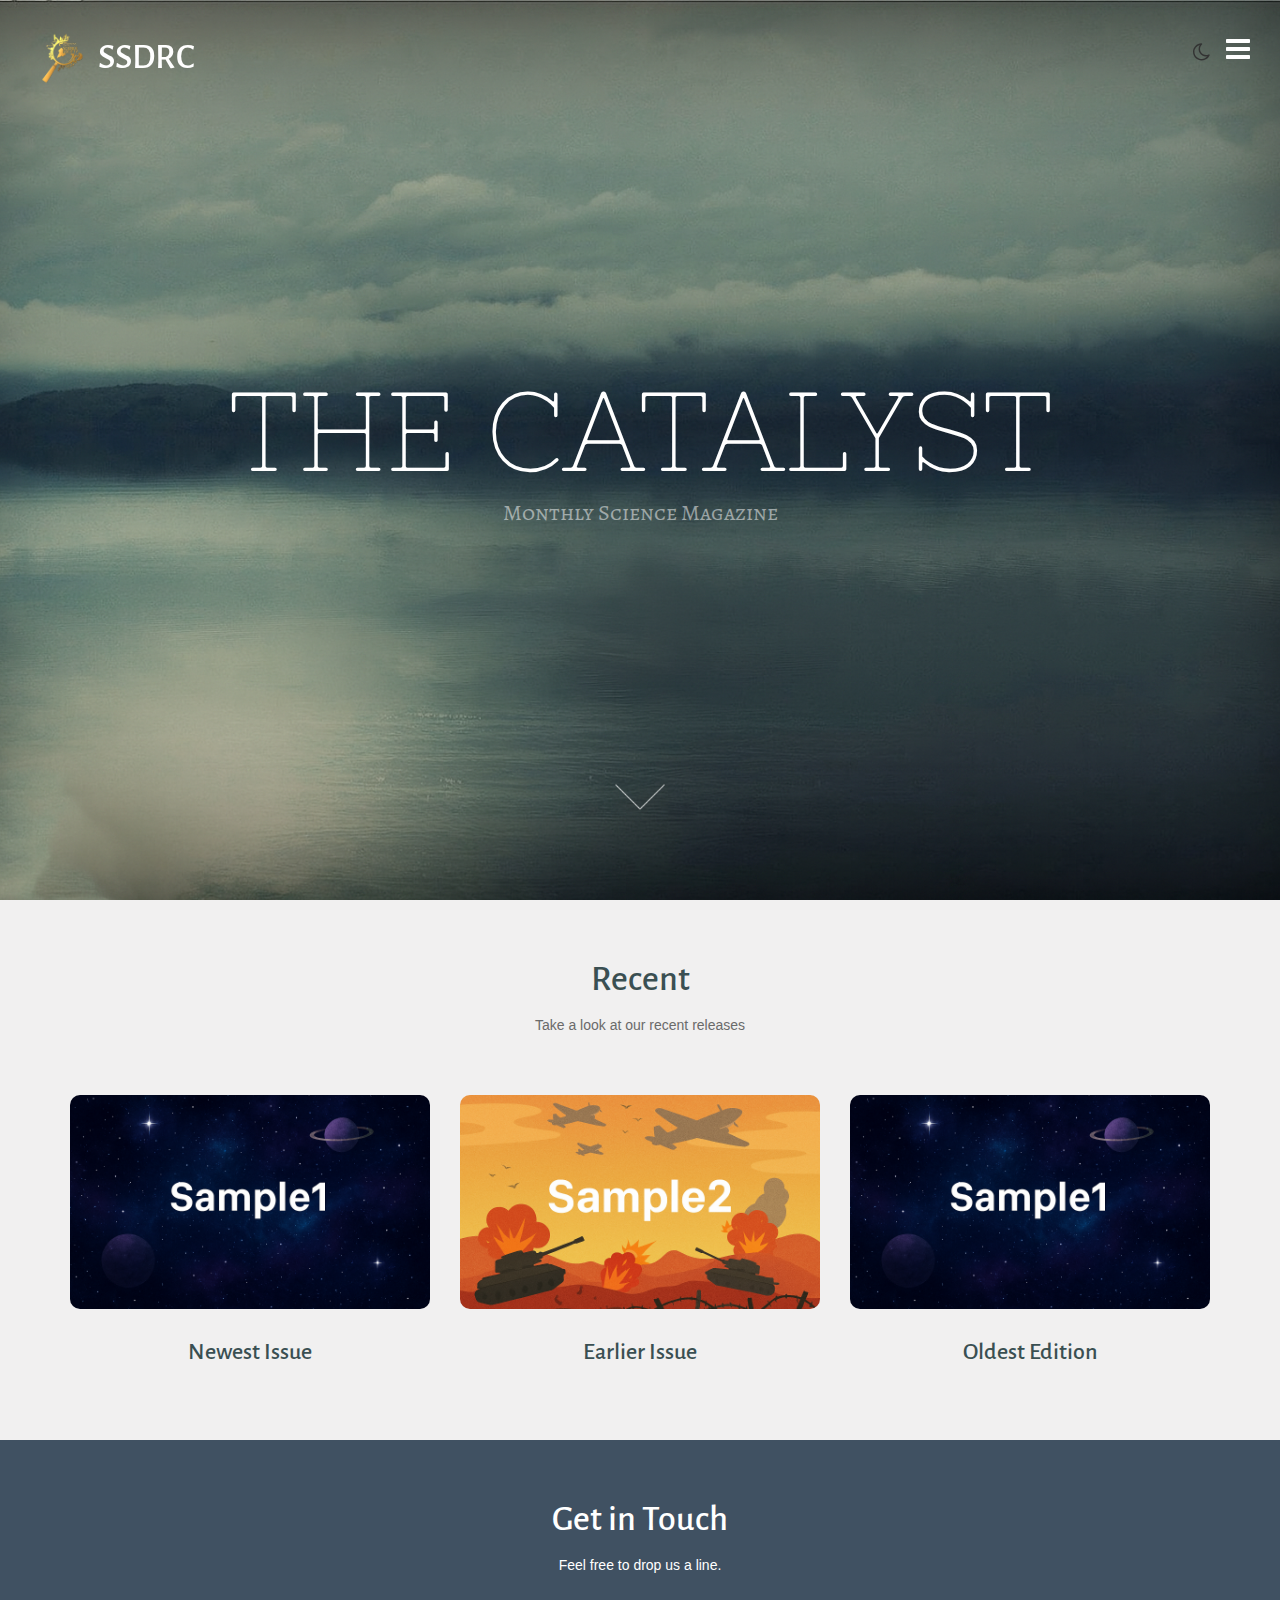
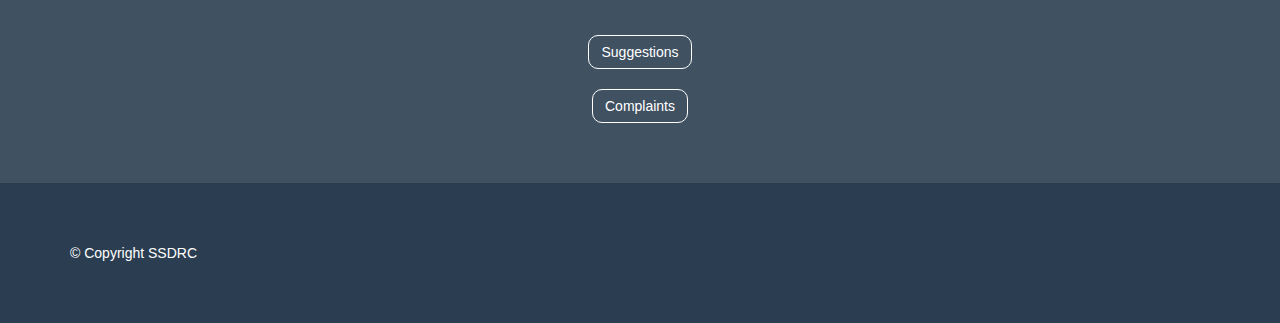
<file: index.html>
<!DOCTYPE html>
<!--[if IE 7 ]><html class="ie ie7 lte9 lte8 lte7" lang="en-US"><![endif]-->
<!--[if IE 8]><html class="ie ie8 lte9 lte8" lang="en-US">	<![endif]-->
<!--[if IE 9]><html class="ie ie9 lte9" lang="en-US"><![endif]-->
<!--[if (gt IE 9)|!(IE)]><!-->
<html class="noIE" lang="en-US">
<!--<![endif]-->
	<head>
		<title>THE CATALYST</title>

		<!-- meta -->
		<meta http-equiv="X-UA-Compatible" content="IE=edge">
		<meta http-equiv="Content-Type" content="text/html; charset=UTF-8"/>
		<meta name="viewport" content="width=device-width, initial-scale = 1.0, maximum-scale=1.0, user-scalable=no"/>
		
		<!-- meta description -->
		<meta name="description" content="SSDRC - SCIENCE SOCIETY DHARMARAJA COLLEGE"/>
		
		<!-- favicon -->
		<link rel="icon" type="image/png" href="assets/images/ssdrc-logo2.png"/>

		<!-- google fonts -->
		<link rel="stylesheet" href="https://fonts.googleapis.com/css?family=PT+Sans">
		<link rel="stylesheet" href="https://fonts.googleapis.com/css?family=Droid+Serif:regular,bold"/>
		<link rel="stylesheet" href="https://fonts.googleapis.com/css?family=Alegreya+Sans:regular,italic,bold,bolditalic"/>
		<link rel="stylesheet" href="https://fonts.googleapis.com/css?family=Nixie+One:regular,italic,bold,bolditalic"/>
		<link rel="stylesheet" href="https://fonts.googleapis.com/css?family=Alegreya+SC:regular,italic,bold,bolditalic"/>
		
		<!-- css -->
		<link rel="stylesheet" href="assets/css/bootstrap.min.css">
		<link rel="stylesheet" href="assets/css/font-awesome.min.css">
		<link rel="stylesheet" href="assets/css/style.css" media="screen"/>
		<link rel="stylesheet" href="assets/css/dark-mode.css"/>

		<style>
			/* Zoom in and zoom out animation for header background */
			@keyframes zoomInOut {
				0% {
					background-size: 100%;
				}
				50% {
					background-size: 120%;
				}
				100% {
					background-size: 100%;
				}
			}

			@-webkit-keyframes zoomInOut {
				0% {
					-webkit-background-size: 100%;
				}
				50% {
					-webkit-background-size: 120%;
				}
				100% {
					-webkit-background-size: 100%;
				}
			}

			#header.header-wrapper {
				animation: zoomInOut 60s ease-in-out infinite;
				-webkit-animation: zoomInOut 60s ease-in-out infinite;
			}

			@media (max-width: 767px) {
				#header.header-wrapper {
				animation: none;
			}
			}

		</style>

		<!-- HTML5 shim and Respond.js IE8 support of HTML5 elements and media queries -->
		<!--[if lt IE 9]>
			<script src="assets/js/html5shiv.js"></script>
			<script src="assets/js/respond.js"></script>
		<![endif]-->

		<!--[if IE 8]>
	    	<script src="assets/js/selectivizr.js"></script>
	    <![endif]-->
	</head>
	
	<body>
		<!--drawer-menu-right-->
		<div id="drawer-right">
			<div class="cross text-right">
				<a class="toggleDrawer" href="#"><i class="fa fa-times-circle fa-2x"></i></a>
			</div>
			<h2>Menu</h2><br>
			<nav>
				<a href="index.html"><h3><i class="fa fa-home"></i> &nbsp;Home</h3></a>
				<a href="#releases"><h3><i class="fa fa-tasks"></i> &nbsp;Releases</h3></a>
				<a href="#about"><h3><i class="fa fa-bookmark"></i> &nbsp;About</h3></a>
				<a href="#notices"><h3><i class="fa fa-envelope"></i> &nbsp;Notices</h3></a>
			</nav>
			<div class="social">
				<br><h2>Stay Connected</h2>
				<a href=""><h3><i class="fa fa-facebook-square"></i></h3></a>
				<a href=""><h3><i class="fa fa-instagram"></i></h3></a>
			</div>
		</div>


		<div id="wrapper">
			<!--header-section-->
			<div class="content-block header-wrapper" id="header">
				<div class="header-wrapper-inner">
					<!--top-clear-bar-->
					<section class="top clearfix">
						<div class="pull-left">
							<h1><a href="index.html"><img src="assets/images/ssdrc-logo2.png" alt="SSDRC logo" style="height:60px; vertical-align:middle; margin-right:8px;">SSDRC</a></h1>
						</div>
						<div class="pull-right">
							<button class="dark-mode-toggle" title="Dark Mode"><i class="fa fa-moon-o"></i></button>
							<a class="toggleDrawer" href="#"><i class="fa fa-bars fa-2x"></i></a>
						</div>
					</section>
					<!--middle-hero-cover-->
					<section class="center">
						<div class="slogan">
							THE CATALYST
						</div>
						<div class="secondary-slogan">
							Monthly Science Magazine
						</div>
					</section>
					<!--bottom-arrow-->
					<section class="bottom">
						<a href="#releases">
							<img src="assets/images/arrow_down.png">
						</a>
					</section>
				</div>
			</div>
			
			<!--releases-section-->
			<div class="content-block" id="releases">
				<div class="container">
					<header class="block-heading cleafix text-center">
						<!--<a href="#" class="btn btn-o btn-lg pull-right">View All</a>-->
						<h1>Recent</h1>
						<p>Take a look at our recent releases</p>
					</header>
					<section class="block-body">
						<div class="row">
							<div class="col-sm-4">
								<a href="Recent Releases\Newest.Html" class="recent-work" style="background-image:url(assets/images/sample1.png)">
									<span class="btn btn-o-white">View</span>
								</a>
								<div class="recent-caption">
									<center><h3>Newest Issue</h3></center>
									
								</div>
							</div>
							<div class="col-sm-4">
								<a href="index2.html" class="recent-work" style="background-image:url(assets/images/sample2.png)">
									<span class="btn btn-o-white">View</span>
								</a>
								<div class="recent-caption">
									<center><h3>Earlier Issue</h3></center>
									
								</div>
							</div>
							<div class="col-sm-4">
								<a href="Recent Releases/Earlier2.html" class="recent-work" style="background-image:url(assets/images/sample1.png)">
									<span class="btn btn-o-white">View</span>
								</a>
								<div class="recent-caption">
									<center><h3>Oldest Edition</h3></center>
									
								</div>
							</div>
						</div>
					</section>
				</div>
			</div>

		

			<!--contact-section-->
			<div class="content-block" id="contact">
				<div class="container text-center">
					<header class="block-heading cleafix">
						<h1>Get in Touch</h1>
						<p>Feel free to drop us a line.</p>
					</header>
					<section class="block-body">
								<a href="https://forms.gle/oyWaqyRXzb5DAxdK8" class="btn btn-o-white"style="border-radius: 10px;">Suggestions</a><br><br>
								<a href="https://forms.gle/vwMVtbDZZuUWv2TL8" class="btn btn-o-white" style="border-radius: 10px;">Complaints</a>
					</section>
				</div>
			</div>

			<!--footer-section-->
			<div class="content-block" id="footer">
				<div class="container">
					<div class="row">
						<div class="col-xs-6">&copy; Copyright SSDRC</div>
					</div>
				</div>
			</div>


		</div><!--/#wrapper-->




		<script src="assets/js/jquery-2.1.3.min.js"></script>
		<script src="assets/js/jquery-migrate-1.2.1.min.js"></script>
		<script src="assets/js/bootstrap.min.js"></script>
		<script src="assets/js/jquery.actual.min.js"></script>
		<script src="assets/js/jquery.scrollTo.min.js"></script>
		<script src="assets/js/script.js"></script>
		<script src="assets/js/dark-mode.js"></script>

	</body>
</html>
</file>
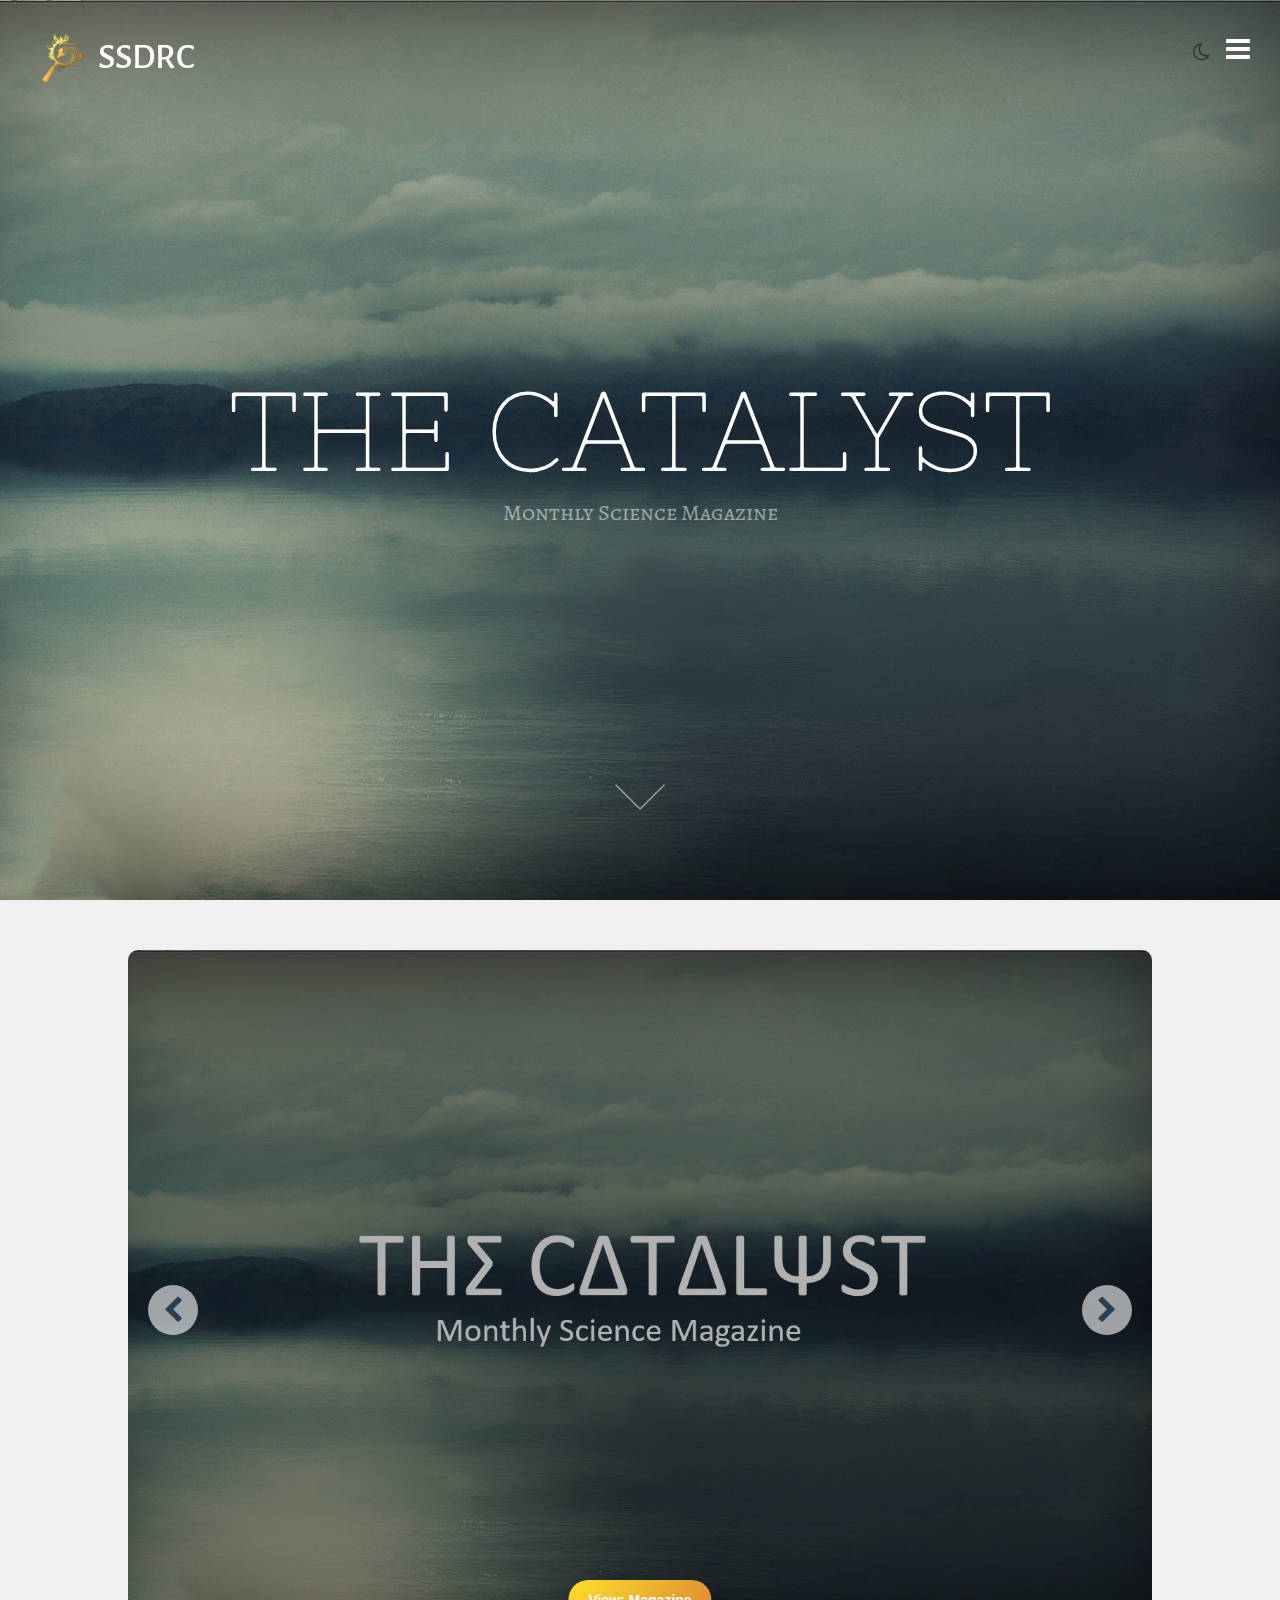
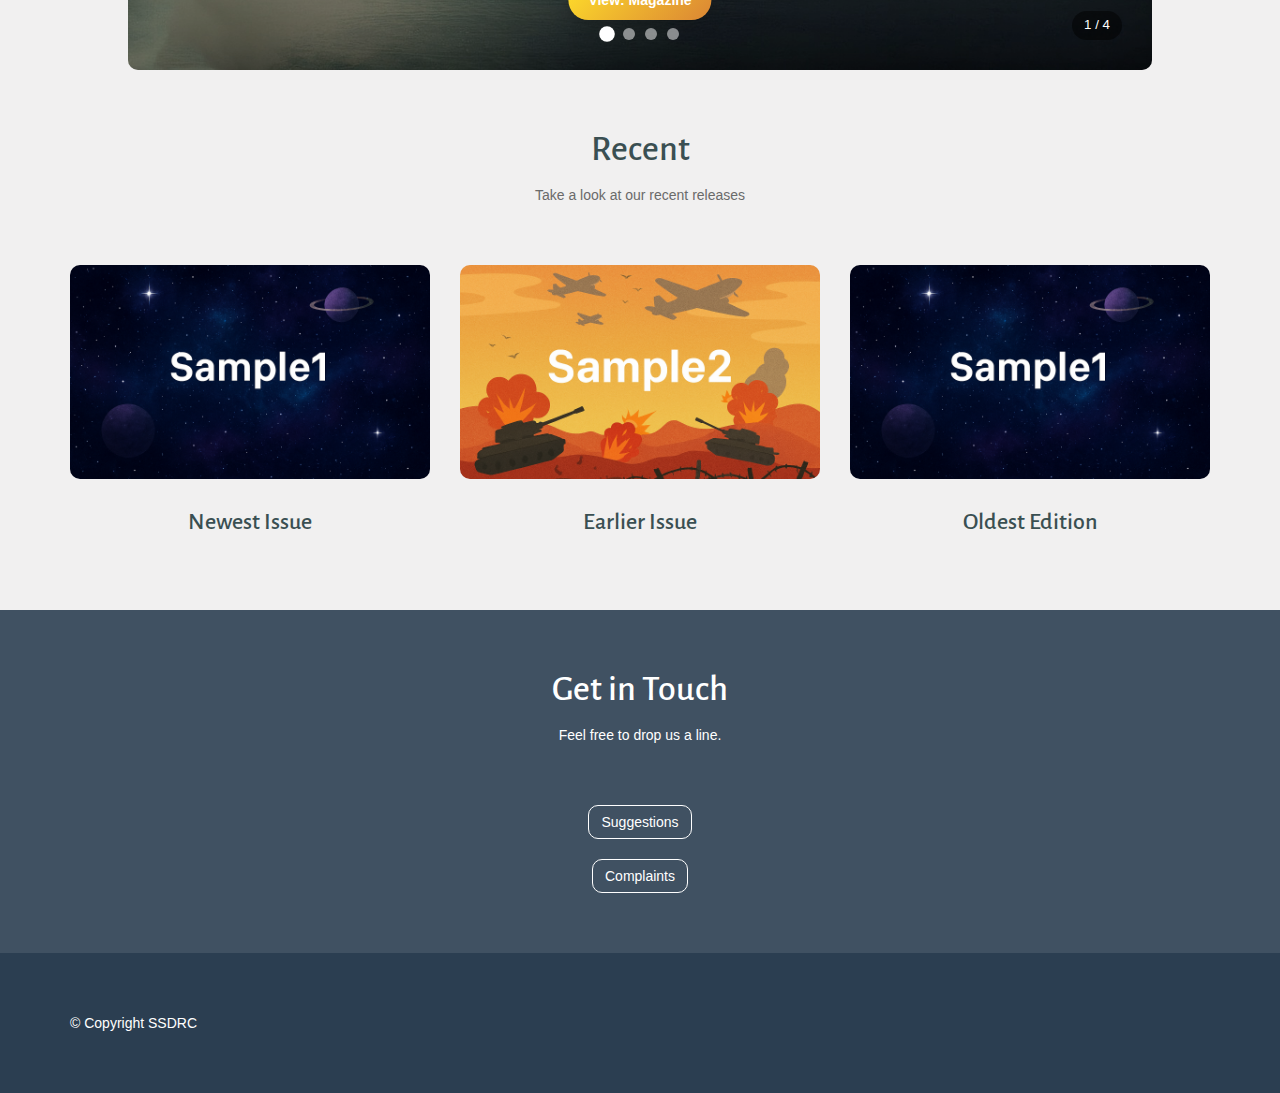
<file: index2.html>
<!DOCTYPE html>
<!--[if IE 7 ]><html class="ie ie7 lte9 lte8 lte7" lang="en-US"><![endif]-->
<!--[if IE 8]><html class="ie ie8 lte9 lte8" lang="en-US">	<![endif]-->
<!--[if IE 9]><html class="ie ie9 lte9" lang="en-US"><![endif]-->
<!--[if (gt IE 9)|!(IE)]><!-->
<html class="noIE" lang="en-US">
<!--<![endif]-->
	<head>
		<title>THE CATALYST</title>

		<!-- meta -->
		<meta http-equiv="X-UA-Compatible" content="IE=edge">
		<meta http-equiv="Content-Type" content="text/html; charset=UTF-8"/>
		<meta name="viewport" content="width=device-width, initial-scale = 1.0, maximum-scale=1.0, user-scalable=no"/>
		
		<!-- meta description -->
		<meta name="description" content="SSDRC - SCIENCE SOCIETY DHARMARAJA COLLEGE"/>
		
		<!-- favicon -->
		<link rel="icon" type="image/png" href="assets/images/ssdrc-logo2.png"/>

		<!-- google fonts -->
		<link rel="stylesheet" href="https://fonts.googleapis.com/css?family=PT+Sans">
		<link rel="stylesheet" href="https://fonts.googleapis.com/css?family=Droid+Serif:regular,bold"/>
		<link rel="stylesheet" href="https://fonts.googleapis.com/css?family=Alegreya+Sans:regular,italic,bold,bolditalic"/>
		<link rel="stylesheet" href="https://fonts.googleapis.com/css?family=Nixie+One:regular,italic,bold,bolditalic"/>
		<link rel="stylesheet" href="https://fonts.googleapis.com/css?family=Alegreya+SC:regular,italic,bold,bolditalic"/>
		
		<!-- css -->
		<link rel="stylesheet" href="assets/css/bootstrap.min.css">
		<link rel="stylesheet" href="assets/css/font-awesome.min.css">
		<link rel="stylesheet" href="assets/css/style.css" media="screen"/>
		<link rel="stylesheet" href="assets/css/dark-mode.css"/>

		<style>
			/* Zoom in and zoom out animation for header background */
			@keyframes zoomInOut {
				0% {
					background-size: 100%;
				}
				50% {
					background-size: 120%;
				}
				100% {
					background-size: 100%;
				}
			}

			@-webkit-keyframes zoomInOut {
				0% {
					-webkit-background-size: 100%;
				}
				50% {
					-webkit-background-size: 120%;
				}
				100% {
					-webkit-background-size: 100%;
				}
			}

			#header.header-wrapper {
				animation: zoomInOut 60s ease-in-out infinite;
				-webkit-animation: zoomInOut 60s ease-in-out infinite;
			}

			@media (max-width: 767px) {
				#header.header-wrapper {
				animation: none;
			}
			}

			/*///////////////////////////////////////////////////*/

			/* Slideshow Animation */
			@keyframes slideshow-fade {
				0% {
					opacity: 0;
				}
				10% {
					opacity: 1;
				}
				90% {
					opacity: 1;
				}
				100% {
					opacity: 0;
				}
			}

			@-webkit-keyframes slideshow-fade {
				0% {
					opacity: 0;
				}
				10% {
					opacity: 1;
				}
				90% {
					opacity: 1;
				}
				100% {
					opacity: 0;
				}
			}

	/* Slideshow Container */
			.slideshow-container {
				position: absolute;
				top: 0;
				left: 0;
				width: 100%;
				height: 100%;
				z-index: 0;
				overflow: hidden;
				border-radius: 10px;
			}

			.slide {
				position: absolute;
				width: 100%;
				height: 100%;
				opacity: 0;
				top: 0;
				left: 0;
				background-size: cover;
				background-position: center center;
				cursor: pointer;
				transition: opacity 0.5s ease;
			}
			.slide.active {
				opacity: 1;
			}

			/* Slide overlay for better text visibility */
			.slide::after {
				content: '';
				position: absolute;
				top: 0;
				left: 0;
				width: 100%;
				height: 100%;
				background: rgba(0, 0, 0, 0.3);
				z-index: 1;
			}

			/* Slide Navigation Controls */
			.slide-nav {
				position: absolute;
				bottom: 30px;
				left: 50%;
				transform: translateX(-50%);
				display: flex;
				gap: 10px;
				z-index: 0; /*previous value=10*/
			}

			.slide-dot {
				width: 12px;
				height: 12px;
				border-radius: 50%;
				background: rgba(255, 255, 255, 0.5);
				cursor: pointer;
				transition: all 0.3s ease;
			}

			.slide-dot.active {
				background: white;
				transform: scale(1.3);
			}

			.slide-dot:hover {
				background: rgba(255, 255, 255, 0.8);
			}

			/* Slide indicators counter */
			.slide-counter {
				position: absolute;
				bottom: 30px;
				right: 30px;
				color: white;
				font-size: 0.95em;
				background: rgba(0, 0, 0, 0.5);
				padding: 5px 12px;
				border-radius: 20px;
				z-index: 0; /*previous value=10*/
			}

			body.dark-mode .slide-counter {
				background: rgba(255, 255, 255, 0.1);
			}

			/* Arrow Navigation Controls */
			.slide-arrow {
				position: absolute;
				top: 50%;
				transform: translateY(-50%);
				background: rgba(255, 255, 255, 0.6);
				color: #2c3e50;
				border: none;
				font-size: 2em;
				width: 50px;
				height: 50px;
				cursor: pointer;
				z-index: 0; /*previous value=10*/
				transition: all 0.3s ease;
				border-radius: 50px;
				display: flex;
				align-items: center;
				justify-content: center;
				font-weight: bold;
			}

			.slide-arrow:hover {
				background: rgba(255, 255, 255, 0.9);
				transform: translateY(-50%) scale(1.1);
			}

			.slide-arrow:active {
				transform: translateY(-50%) scale(0.95);
			}

			.slide-arrow.left {
				left: 20px;
			}

			.slide-arrow.right {
				right: 20px;
			}

			body.dark-mode .slide-arrow {
				background: rgba(0, 0, 0, 0.6);
				color: #e0e0e0;
			}

			body.dark-mode .slide-arrow:hover {
				background: rgba(0, 0, 0, 0.9);
			}

			@media (max-width: 768px) {
				.slide-arrow {
					width: 40px;
					height: 40px;
					font-size: 1.5em;
				}

				.slide-arrow.left {
					left: 10px;
				}

				.slide-arrow.right {
					right: 10px;
				}
			}

			/* View button overlay on slideshow */
			.slide-view-btn {
				position: absolute;
				padding: auto;
				bottom: 50px;
				left: 50%;
				transform: translateX(-50%);
				cursor: touch;
				z-index: 1;
				display: inline-block;
				padding: 10px 20px;
				background: linear-gradient(135deg, #ffdf2a 0%, #db8534 100%);
				color: #fff;
				text-decoration: none;
				font-weight: 700;
				border-radius: 25px;
				box-shadow: 0 6px 16px rgba(0,0,0,0.2);
				transition: all 0.3s ease;
				display: flex;
				align-items: center;
				justify-content: center			}

			.slide-view-btn:hover {
				transform: translateX(-50%) translateY(-2px) scale(1.02);
				box-shadow: 0 10px 22px rgba(0,0,0,0.28);
			}

			body.dark-mode .slide-view-btn {
				background: linear-gradient(135deg, #1f6ea6 0%, #2b86c6 100%);
			}

			.slideshow-header {
				/*background: #2c3e50;
				/*display: table;*/
				/*height: 100vh;*/
				width: 100%;
				position: relative;
				/*z-index: 2;*/
				/*overflow-x: hidden;*/
				padding-top: 50px;
			}

			.slideshow-header-inner {
				height: 80vh;
				width: 80vw;
				position: relative;
				/*z-index: 2;*/
				/*overflow-x: hidden;*/
			}

		</style>

		<!-- HTML5 shim and Respond.js IE8 support of HTML5 elements and media queries -->
		<!--[if lt IE 9]>
			<script src="assets/js/html5shiv.js"></script>
			<script src="assets/js/respond.js"></script>
		<![endif]-->

		<!--[if IE 8]>
	    	<script src="assets/js/selectivizr.js"></script>
	    <![endif]-->
	</head>
	
	<body>
		<!--drawer-menu-right-->
		<div id="drawer-right">
			<div class="cross text-right">
				<a class="toggleDrawer" href="#"><i class="fa fa-times-circle fa-2x"></i></a>
			</div>
			<h2>Menu</h2><br>
			<nav>
				<a href="index.html"><h3><i class="fa fa-home"></i> &nbsp;Home</h3></a>
				<a href="#releases"><h3><i class="fa fa-tasks"></i> &nbsp;Releases</h3></a>
				<a href="#about"><h3><i class="fa fa-bookmark"></i> &nbsp;About</h3></a>
				<a href="#notices"><h3><i class="fa fa-envelope"></i> &nbsp;Notices</h3></a>
			</nav>
			<div class="social">
				<br><h2>Stay Connected</h2>
				<a href=""><h3><i class="fa fa-facebook-square"></i></h3></a>
				<a href=""><h3><i class="fa fa-instagram"></i></h3></a>
			</div>
		</div>


		<div id="wrapper">
			<!--header-section-->
			<div class="content-block header-wrapper" id="header">
				<div class="header-wrapper-inner">
					<!--top-clear-bar-->
					<section class="top clearfix">
						<div class="pull-left">
							<h1><a href="index.html"><img src="assets/images/ssdrc-logo2.png" alt="SSDRC logo" style="height:60px; vertical-align:middle; margin-right:8px;">SSDRC</a></h1>
						</div>
						<div class="pull-right">
							<button class="dark-mode-toggle" title="Dark Mode"><i class="fa fa-moon-o"></i></button>
							<a class="toggleDrawer" href="#"><i class="fa fa-bars fa-2x"></i></a>
						</div>
					</section>
					<!--middle-hero-cover-->
					<section class="center">
						<div class="slogan">
							THE CATALYST
						</div>
						<div class="secondary-slogan">
							Monthly Science Magazine
						</div>
					</section>
					<!--bottom-arrow-->
					<section class="bottom">
						<a href="#releases">
							<img src="assets/images/arrow_down.png">
						</a>
					</section>
				</div>
			</div>

			<!--//////////////////////////////////////////////////////////////-->

			<div class="slideshow-header">
				<center><div class="slideshow-header-inner">
					<!-- Slideshow Container -->
					<div class="slideshow-container">
						<div class="slide active" id="slide1"></div>
						<div class="slide" id="slide2"></div>
						<div class="slide" id="slide3"></div>
						<div class="slide" id="slide4"></div>
						<!-- View button (updates to current slide link) -->
						<a id="slide-view-btn" class="slide-view-btn" href="#" target="_self">View</a>
					</div>

					<!-- Slide Navigation Dots -->
					<div class="slide-nav">
						<span class="slide-dot active" onclick="currentSlide(0)"></span>
						<span class="slide-dot" onclick="currentSlide(1)"></span>
						<span class="slide-dot" onclick="currentSlide(2)"></span>
						<span class="slide-dot" onclick="currentSlide(3)"></span>
					</div>

					<!-- Left Arrow -->
					<button class="slide-arrow left" onclick="prevSlide()" title="Previous Slide">
						<i class="fa fa-chevron-left"></i>
					</button>

					<!-- Right Arrow -->
					<button class="slide-arrow right" onclick="nextSlide()" title="Next Slide">
						<i class="fa fa-chevron-right"></i>
					</button>

					<!-- Slide Counter -->
					<div class="slide-counter">
						<span id="current-slide">1</span> / <span id="total-slides">4</span>
					</div>
				</div></center>
			</div>
			
			<!--releases-section-->
			<div class="content-block" id="releases">
				<div class="container">
					<header class="block-heading cleafix text-center">
						<!--<a href="#" class="btn btn-o btn-lg pull-right">View All</a>-->
						<h1>Recent</h1>
						<p>Take a look at our recent releases</p>
					</header>
					<section class="block-body">
						<div class="row">
							<div class="col-sm-4">
								<a href="Recent Releases\Newest.Html" class="recent-work" style="background-image:url(assets/images/sample1.png)">
									<span class="btn btn-o-white">View</span>
								</a>
								<div class="recent-caption">
									<center><h3>Newest Issue</h3></center>
									
								</div>
							</div>
							<div class="col-sm-4">
								<a href="Recent Releases\Earlier.html" class="recent-work" style="background-image:url(assets/images/sample2.png)">
									<span class="btn btn-o-white">View</span>
								</a>
								<div class="recent-caption">
									<center><h3>Earlier Issue</h3></center>
									
								</div>
							</div>
							<div class="col-sm-4">
								<a href="Recent Releases/Earlier2.html" class="recent-work" style="background-image:url(assets/images/sample1.png)">
									<span class="btn btn-o-white">View</span>
								</a>
								<div class="recent-caption">
									<center><h3>Oldest Edition</h3></center>
									
								</div>
							</div>
						</div>
					</section>
				</div>
			</div>

		

			<!--contact-section-->
			<div class="content-block" id="contact">
				<div class="container text-center">
					<header class="block-heading cleafix">
						<h1>Get in Touch</h1>
						<p>Feel free to drop us a line.</p>
					</header>
					<section class="block-body">
								<a href="https://forms.gle/oyWaqyRXzb5DAxdK8" class="btn btn-o-white"style="border-radius: 10px;">Suggestions</a><br><br>
								<a href="https://forms.gle/vwMVtbDZZuUWv2TL8" class="btn btn-o-white" style="border-radius: 10px;">Complaints</a>
					</section>
				</div>
			</div>

			<!--footer-section-->
			<div class="content-block" id="footer">
				<div class="container">
					<div class="row">
						<div class="col-xs-6">&copy; Copyright SSDRC</div>
					</div>
				</div>
			</div>


		</div><!--/#wrapper-->




		<script src="assets/js/jquery-2.1.3.min.js"></script>
		<script src="assets/js/jquery-migrate-1.2.1.min.js"></script>
		<script src="assets/js/bootstrap.min.js"></script>
		<script src="assets/js/jquery.actual.min.js"></script>
		<script src="assets/js/jquery.scrollTo.min.js"></script>
		<script src="assets/js/script.js"></script>
		<script src="assets/js/dark-mode.js"></script>

		<!--///////////////////////////////////////////////////////////-->

		<script>
			// Slideshow Configuration
			const slides = [
				{
					image: 'assets/images/the catalyst.png',
					link: 'releases main.html',
					title: 'Magazine'
				},
				{
					image: 'assets/images/sample2.png',
					link: 'notices.html',
					title: 'Notices & Articles'
				},
				{
					image: 'assets/images/header-bg2.png',
					link: 'about.html',
					title: 'About Contributors'
				},
				{
					image: 'assets/images/newsletter-bg.png',
					link: 'Recent Releases/Newest.Html',
					title: 'Latest Magazine'
				}
			];

			let currentIndex = 0;
			let slideTimer;

			// Initialize Slideshow
			function initSlideshow() {
				// set total slides counter
				const totalEl = document.getElementById('total-slides');
				if (totalEl) totalEl.textContent = slides.length;
				updateSlides();
				autoNextSlide();
			}

			// Update slide display
			function updateSlides() {
				const slides_elements = document.querySelectorAll('.slide');
				const dots = document.querySelectorAll('.slide-dot');

				slides_elements.forEach((slide, index) => {
					slide.classList.remove('active');
					slide.style.backgroundImage = `url('${slides[index].image}')`;
					if (index === currentIndex) {
						slide.classList.add('active');
					}
				});

				dots.forEach((dot, index) => {
					dot.classList.remove('active');
					if (index === currentIndex) {
						dot.classList.add('active');
					}
				});

				document.getElementById('current-slide').textContent = currentIndex + 1;

				// Update the overlay View button to point to the current slide
				const viewBtn = document.getElementById('slide-view-btn');
				if (viewBtn && slides[currentIndex]) {
					viewBtn.href = slides[currentIndex].link || '#';
					viewBtn.textContent = 'View: ' + (slides[currentIndex].title || 'Details');
					viewBtn.setAttribute('aria-label', 'View ' + (slides[currentIndex].title || 'details'));
				}
			}

			// Go to specific slide
			function currentSlide(n) {
				clearTimeout(slideTimer);
				currentIndex = n;
				updateSlides();
				autoNextSlide();
			}

			// Go to previous slide
			function prevSlide() {
				clearTimeout(slideTimer);
				currentIndex = (currentIndex - 1 + slides.length) % slides.length;
				updateSlides();
				autoNextSlide();
			}

			// Go to next slide
			function nextSlide() {
				clearTimeout(slideTimer);
				currentIndex = (currentIndex + 1) % slides.length;
				updateSlides();
				autoNextSlide();
			}

			// Go to slide and navigate to link
			function goToSlide(n, link) {
				clearTimeout(slideTimer);
				currentIndex = n;
				updateSlides();
				// Navigate to the link after a short delay for better UX
				setTimeout(function() {
					window.location.href = link;
				}, 300);
			}

			// Auto advance to next slide
			function autoNextSlide() {
				slideTimer = setTimeout(function() {
					currentIndex = (currentIndex + 1) % slides.length;
					updateSlides();
					autoNextSlide();
				}, 5000); // Change slide every 5 seconds
			}

			// Initialize on page load
			document.addEventListener('DOMContentLoaded', function() {
				initSlideshow();
			});

			// Pause on hover
			const slideshowContainer = document.querySelector('.slideshow-container');
			if (slideshowContainer) {
				slideshowContainer.addEventListener('mouseenter', function() {
					clearTimeout(slideTimer);
				});

				slideshowContainer.addEventListener('mouseleave', function() {
					autoNextSlide();
				});
			}
		</script>

	</body>
</html>
</file>
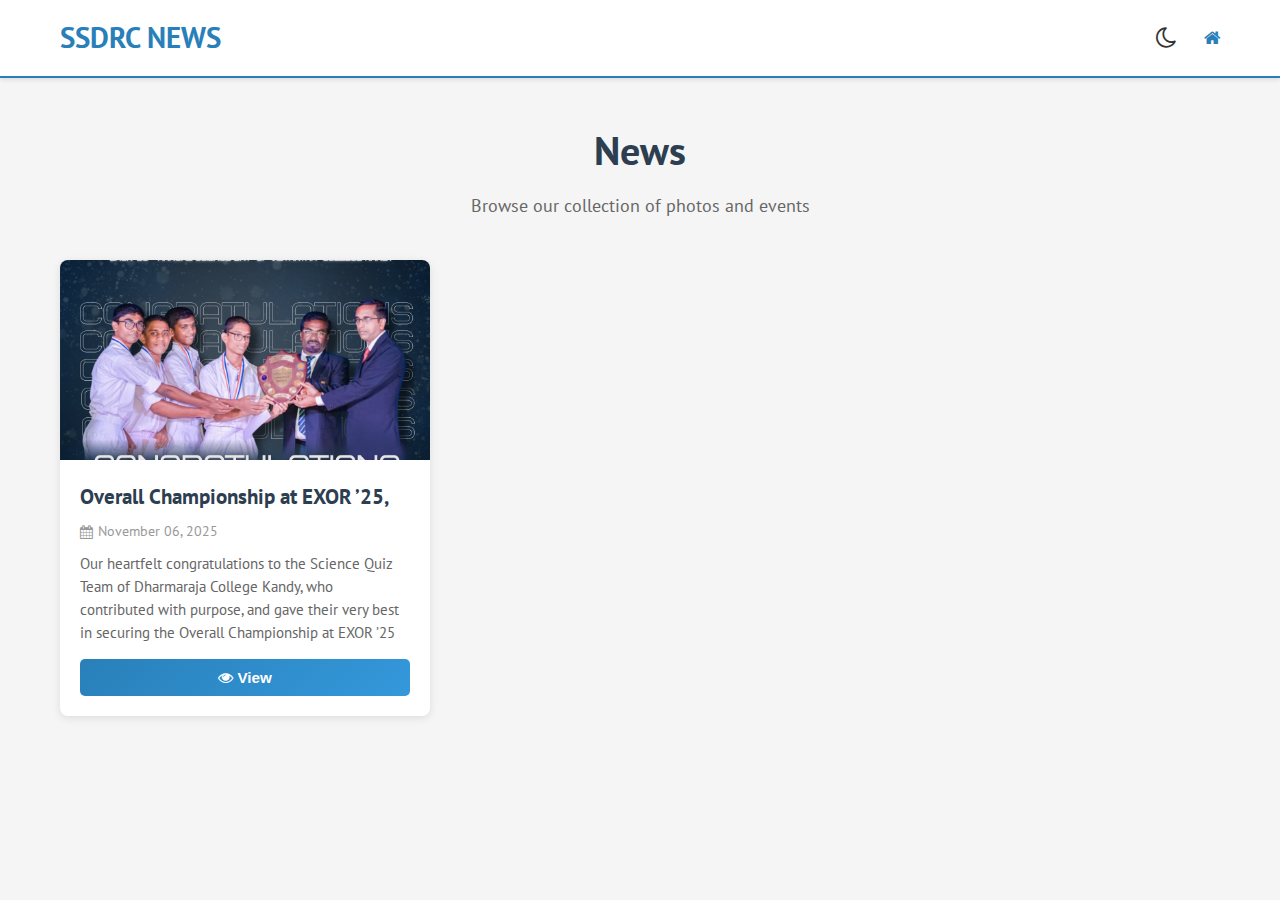
<file: notices.html>
<!DOCTYPE html>
<html lang="en-US">
<head>
    <meta charset="UTF-8">
    <meta name="viewport" content="width=device-width, initial-scale=1.0">
    <title>SSDRC NEWS</title>
    <link rel="stylesheet" href="https://fonts.googleapis.com/css?family=PT+Sans|Droid+Serif:400,700">
    <link rel="stylesheet" href="assets/css/font-awesome.min.css">
    <link rel="stylesheet" href="assets/css/dark-mode.css"/>
    <style>
        * {
            margin: 0;
            padding: 0;
            box-sizing: border-box;
        }

        body {
            font-family: 'PT Sans', 'Droid Serif', Arial, sans-serif;
            background-color: #f5f5f5;
            color: #333;
            line-height: 1.6;
        }

        body.dark-mode {
            background-color: #1a1a1a;
            color: #e0e0e0;
        }

        /* Simple Header */
        .simple-header {
            background: #fff;
            border-bottom: 2px solid #2980b9;
            padding: 15px 0;
            position: sticky;
            top: 0;
            z-index: 100;
            box-shadow: 0 2px 4px rgba(0,0,0,0.1);
        }

        body.dark-mode .simple-header {
            background: #242424;
            border-bottom-color: #3498db;
        }

        .header-content {
            max-width: 1200px;
            margin: 0 auto;
            padding: 0 20px;
            display: flex;
            justify-content: space-between;
            align-items: center;
        }

        .header-title {
            font-size: 1.8em;
            font-weight: bold;
            color: #2980b9;
        }

        body.dark-mode .header-title {
            color: #3498db;
        }

        .header-controls {
            display: flex;
            gap: 15px;
            align-items: center;
        }

        .dark-mode-btn {
            background: none;
            border: none;
            font-size: 1.5em;
            cursor: pointer;
            color: #333;
            transition: color 0.3s;
        }

        body.dark-mode .dark-mode-btn {
            color: #e0e0e0;
        }

        .dark-mode-btn:hover {
            color: #2980b9;
        }

        /* Main Container */
        .container {
            max-width: 1200px;
            margin: 40px auto;
            padding: 0 20px;
        }

        /* Page Title */
        .page-title {
            text-align: center;
            margin-bottom: 40px;
        }

        .page-title h1 {
            font-size: 2.5em;
            color: #2c3e50;
            margin-bottom: 10px;
        }

        body.dark-mode .page-title h1 {
            color: #e0e0e0;
        }

        .page-subtitle {
            color: #666;
            font-size: 1.1em;
        }

        body.dark-mode .page-subtitle {
            color: #b0b0b0;
        }

        /* Gallery Grid */
        .gallery-grid {
            display: grid;
            grid-template-columns: repeat(auto-fill, minmax(280px, 1fr));
            gap: 25px;
            margin-bottom: 40px;
        }

        /* Container Card */
        .container-card {
            background: white;
            border-radius: 8px;
            overflow: hidden;
            box-shadow: 0 2px 8px rgba(0,0,0,0.1);
            transition: all 0.3s ease;
            cursor: pointer;
            display: flex;
            flex-direction: column;
            height: 100%;
        }

        body.dark-mode .container-card {
            background: #242424;
            box-shadow: 0 2px 8px rgba(0,0,0,0.3);
        }

        .container-card:hover {
            box-shadow: 0 6px 16px rgba(0,0,0,0.15);
            transform: translateY(-5px);
        }

        body.dark-mode .container-card:hover {
            box-shadow: 0 6px 16px rgba(0,0,0,0.4);
        }

        /* Card Image */
        .card-image {
            width: 100%;
            height: 200px;
            background: #e0e0e0;
            overflow: hidden;
            position: relative;
        }

        body.dark-mode .card-image {
            background: #333;
        }

        .card-image img {
            width: 100%;
            height: 100%;
            object-fit: cover;
            transition: transform 0.3s ease;
        }

        .container-card:hover .card-image img {
            transform: scale(1.05);
        }

        .card-image-placeholder {
            width: 100%;
            height: 100%;
            display: flex;
            align-items: center;
            justify-content: center;
            font-size: 3em;
            color: #999;
        }

        body.dark-mode .card-image-placeholder {
            color: #666;
        }

        /* Card Content */
        .card-content {
            padding: 20px;
            flex: 1;
            display: flex;
            flex-direction: column;
        }

        .card-title {
            font-size: 1.3em;
            font-weight: bold;
            color: #2c3e50;
            margin-bottom: 8px;
        }

        body.dark-mode .card-title {
            color: #e0e0e0;
        }

        .card-date {
            font-size: 0.85em;
            color: #999;
            margin-bottom: 10px;
            display: flex;
            align-items: center;
            gap: 5px;
        }

        body.dark-mode .card-date {
            color: #888;
        }

        .card-description {
            font-size: 0.95em;
            color: #666;
            margin-bottom: 15px;
            line-height: 1.5;
            flex: 1;
        }

        body.dark-mode .card-description {
            color: #b0b0b0;
        }

        /* Card Footer */
        .card-footer {
            display: flex;
            gap: 10px;
            margin-top: auto;
        }

        .view-btn {
            flex: 1;
            padding: 10px 15px;
            background: linear-gradient(135deg, #2980b9 0%, #3498db 100%);
            color: white;
            border: none;
            border-radius: 5px;
            cursor: pointer;
            font-weight: bold;
            transition: all 0.3s ease;
            font-size: 0.95em;
        }

        .view-btn:hover {
            background: linear-gradient(135deg, #2470a0 0%, #2980b9 100%);
            transform: scale(1.02);
        }

        .view-btn:active {
            transform: scale(0.98);
        }

        /* Modal */
        .modal {
            display: none;
            position: fixed;
            z-index: 1000;
            left: 0;
            top: 0;
            width: 100%;
            height: 100%;
            background-color: rgba(0, 0, 0, 0.6);
            animation: fadeIn 0.3s ease;
        }

        @keyframes fadeIn {
            from { opacity: 0; }
            to { opacity: 1; }
        }

        .modal.show {
            display: flex;
            align-items: center;
            justify-content: center;
        }

        .modal-content {
            background: white;
            padding: 0;
            border-radius: 8px;
            max-width: 700px;
            width: 90%;
            max-height: 90vh;
            overflow-y: auto;
            position: relative;
            animation: slideUp 0.3s ease;
        }

        body.dark-mode .modal-content {
            background: #242424;
        }

        @keyframes slideUp {
            from {
                transform: translateY(50px);
                opacity: 0;
            }
            to {
                transform: translateY(0);
                opacity: 1;
            }
        }

        .modal-header {
            position: relative;
            height: 300px;
            overflow: hidden;
        }

        .modal-header img {
            width: 100%;
            height: 100%;
            object-fit: cover;
        }

        .modal-header-placeholder {
            width: 100%;
            height: 100%;
            background: #e0e0e0;
            display: flex;
            align-items: center;
            justify-content: center;
            font-size: 5em;
            color: #999;
        }

        body.dark-mode .modal-header-placeholder {
            background: #333;
            color: #666;
        }

        .close-modal {
            position: absolute;
            right: 15px;
            top: 15px;
            font-size: 2em;
            color: white;
            cursor: pointer;
            background: rgba(0, 0, 0, 0.5);
            width: 40px;
            height: 40px;
            border-radius: 50%;
            display: flex;
            align-items: center;
            justify-content: center;
            transition: all 0.3s ease;
        }

        .close-modal:hover {
            background: rgba(0, 0, 0, 0.8);
        }

        .modal-body {
            padding: 30px;
        }

        .modal-title {
            font-size: 2em;
            font-weight: bold;
            color: #2c3e50;
            margin-bottom: 10px;
        }

        body.dark-mode .modal-title {
            color: #e0e0e0;
        }

        .modal-date {
            color: #999;
            margin-bottom: 20px;
            font-size: 0.95em;
        }

        body.dark-mode .modal-date {
            color: #888;
        }

        .modal-description {
            color: #555;
            line-height: 1.8;
            font-size: 1em;
            margin-bottom: 20px;
        }

        body.dark-mode .modal-description {
            color: #c0c0c0;
        }

        .modal-meta {
            display: flex;
            gap: 20px;
            flex-wrap: wrap;
            padding-top: 20px;
            border-top: 1px solid #eee;
        }

        body.dark-mode .modal-meta {
            border-top-color: #404040;
        }

        .meta-item {
            display: flex;
            align-items: center;
            gap: 8px;
            color: #666;
            font-size: 0.9em;
        }

        body.dark-mode .meta-item {
            color: #aaa;
        }

        .meta-item i {
            color: #2980b9;
        }

        body.dark-mode .meta-item i {
            color: #3498db;
        }

        /* Footer */
        .simple-footer {
            background: #f9f9f9;
            border-top: 1px solid #eee;
            padding: 30px 20px;
            text-align: center;
            color: #999;
            margin-top: 60px;
        }

        body.dark-mode .simple-footer {
            background: #1f1f1f;
            border-top-color: #404040;
            color: #777;
        }

        /* Responsive */
        @media (max-width: 768px) {
            .gallery-grid {
                grid-template-columns: repeat(auto-fill, minmax(200px, 1fr));
                gap: 15px;
            }

            .page-title h1 {
                font-size: 1.8em;
            }

            .modal-content {
                max-height: 95vh;
            }

            .modal-header {
                height: 200px;
            }

            .modal-body {
                padding: 20px;
            }

            .modal-title {
                font-size: 1.5em;
            }
        }

        @media (max-width: 480px) {
            .gallery-grid {
                grid-template-columns: 1fr;
            }
        }
    </style>
</head>
<body>
    <!-- Simple Header -->
    <div class="simple-header">
        <div class="header-content">
            <div class="header-title">SSDRC NEWS</div>
            <div class="header-controls">
                <button class="dark-mode-btn dark-mode-toggle" title="Toggle Dark Mode">
                    <i class="fa fa-moon-o"></i>
                </button>
                <a href="index.html" style="color: #2980b9; text-decoration: none; font-size: 1.1em;" title="Back to Home">
                    <i class="fa fa-home"></i>
                </a>
            </div>
        </div>
    </div>

    <!-- Main Content -->
    <div class="container">
        <div class="page-title">
            <h1>News</h1>
            <p class="page-subtitle">Browse our collection of photos and events</p>
        </div>

        <!-- Gallery Grid -->
        <div class="gallery-grid">
            <!-- Card 1 -->
            <div class="container-card">
                <div class="card-image">
                    <div class="card-image-placeholder">
                        <img src="assets\images\WhatsApp Image 2025-11-17 at 12.53.35_dc04cb2d.jpg">
                    </div>
                </div>
                <div class="card-content">
                    <div class="card-title">Overall Championship at EXOR ’25,</div>
                    <div class="card-date"><i class="fa fa-calendar"></i> November 06, 2025</div>
                    <div class="card-description">
                         Our heartfelt congratulations to the Science Quiz Team of Dharmaraja College Kandy, who contributed with purpose, and gave their very best in securing the Overall Championship at EXOR ’25
                    </div>
                    <div class="card-footer">
                        <button class="view-btn" onclick="openModal('event1')">
                            <i class="fa fa-eye"></i> View
                        </button>
                    </div>
                </div>
            </div>



    <!-- Modals -->
    <div id="event1" class="modal" onclick="closeModal(this)">
        <div class="modal-content" onclick="event.stopPropagation()">
            <span class="close-modal" onclick="closeModal(document.getElementById('event1'))">×</span>
            <div class="modal-header">
                <div class="modal-header-placeholder"><img src="assets\images\WhatsApp Image 2025-11-17 at 12.53.35_dc04cb2d.jpg"></div>
            </div>
            <div class="modal-body">
                <h2 class="modal-title">Overall Championship at EXOR ’25,</h2>
                <div class="modal-date"><i class="fa fa-calendar"></i> November 06, 2025</div>
                <p class="modal-description">
                Where dedication is constant, effort is unwavering, and passion runs deep, greatness is always destined to rise.
Our heartfelt congratulations to the Science Quiz Team of Dharmaraja College Kandy, who contributed with purpose, and gave their very best in securing the Overall Championship at EXOR ’25, the Annual Science Day of Vidyartha College, Kandy.
Your unity, hard work, and commitment transformed ambition into an achievement that will be remembered with pride.
This victory is not just a title, but a reflection of excellence, resilience, and the spirit of determination.
.
.
.
#SSDRC
#DRCK
                </p>
                <div class="modal-meta">
                    <div class="meta-item"><i class="fa fa-folder"></i> <span>Category: Quiz</span></div>
                    <div class="meta-item"><i class="fa fa-map-marker"></i> <span>Location: K/Vidyartha College,Kandy</span></div>
                </div>
            </div>
        </div>
    </div>



    <!-- Scripts -->
    <script src="assets/js/dark-mode.js"></script>
    <script>
        function openModal(id) {
            const modal = document.getElementById(id);
            modal.classList.add('show');
            document.body.style.overflow = 'hidden';
        }

        function closeModal(element) {
            if (element.id) {
                element.classList.remove('show');
                document.body.style.overflow = 'auto';
            }
        }

        // Close modal when pressing Escape
        document.addEventListener('keydown', function(event) {
            if (event.key === 'Escape') {
                const modals = document.querySelectorAll('.modal.show');
                modals.forEach(modal => {
                    modal.classList.remove('show');
                    document.body.style.overflow = 'auto';
                });
            }
        });
    </script>
</body>
</html>
</file>
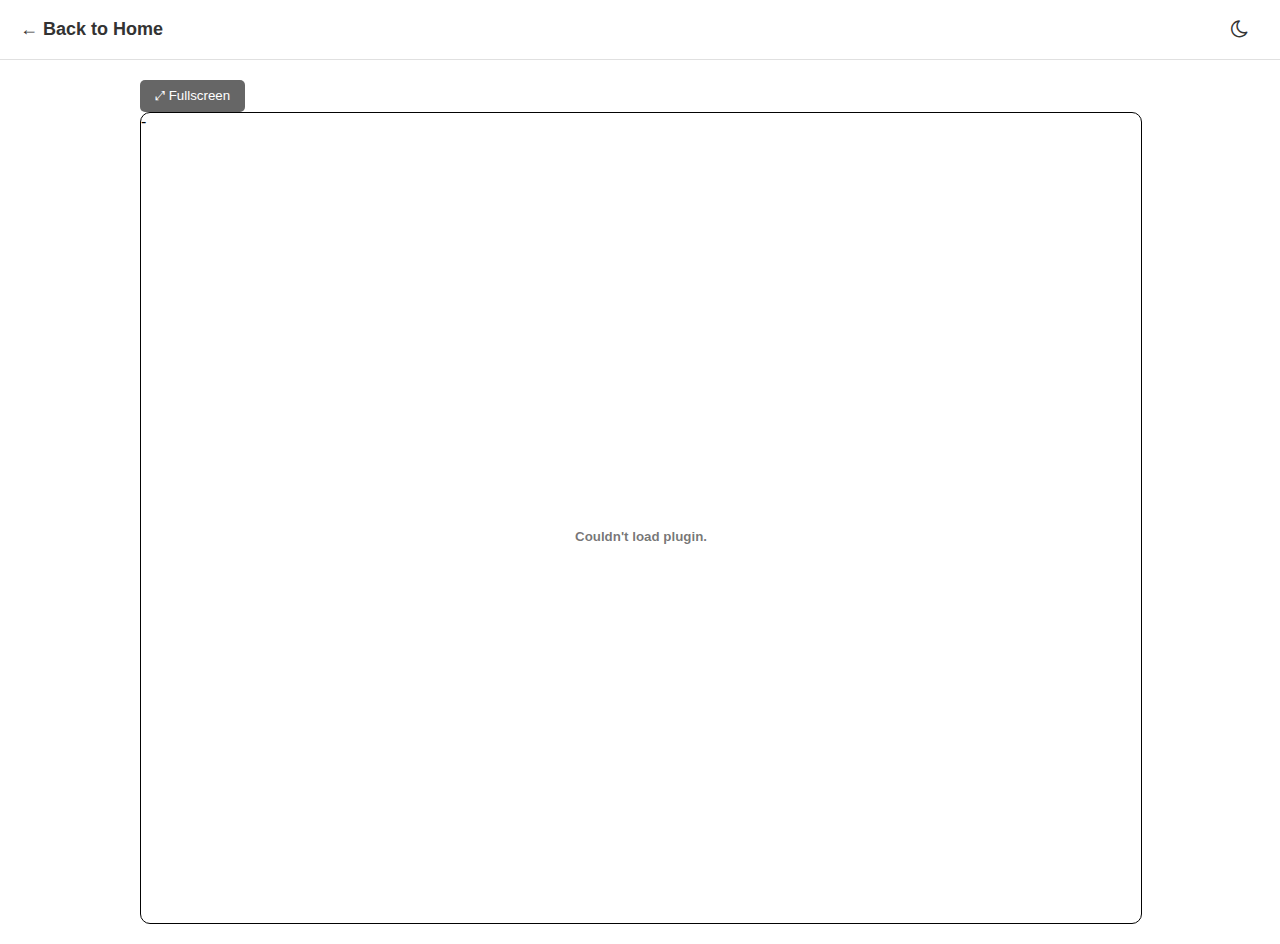
<file: Recent Releases/Earlier.html>
<!DOCTYPE html>
<html>
<head>
    <meta charset="UTF-8">
    <meta name="viewport" content="width=device-width, initial-scale=1.0">
    <title>PDF Viewer</title>
    <link rel="stylesheet" href="../assets/css/font-awesome.min.css">
    <link rel="stylesheet" href="../assets/css/dark-mode.css"/>
    <style>
        body {
            margin: 0;
            padding: 20px;
            display: flex;
            justify-content: center;
            align-items: center;
            min-height: 100vh;
            font-family: Arial, sans-serif;
        }
        .header-bar {
            position: fixed;
            top: 0;
            left: 0;
            right: 0;
            background: #ffffff;
            padding: 10px 20px;
            border-bottom: 1px solid #e0e0e0;
            display: flex;
            justify-content: space-between;
            align-items: center;
            z-index: 1001;
        }
        body.dark-mode .header-bar {
            background: #242424;
            border-bottom-color: #404040;
        }
        .header-bar a {
            color: #333;
            text-decoration: none;
            font-weight: bold;
        }
        body.dark-mode .header-bar a {
            color: #e0e0e0;
        }
        .header-bar h3 {
            margin: 0;
            font-size: 18px;
        }
        .viewer-wrapper {
            position: relative;
            width: 100%;
            max-width: 1000px;
            margin-top: 60px;
        }
        .pdf-container {
            width: 100%;
            height: 90vh;
            border: 1px solid #030303;
            border-radius: 10px;
            overflow: hidden;
        }
        .pdf-viewer {
            width: 100%;
            height: 100%;
            border: none;
            padding: auto;
        }
        .fullscreen-btn {
            position: relative;
            top: 0px;
            right: px;
            z-index: 1000;
            background: rgba(0, 0, 0, 0.6);
            color: white;
            border: none;
            padding: 8px 15px;
            border-radius: 5px;
            cursor: pointer;
            transition: background 0.3s;
        }
        .fullscreen-btn:hover {
            background: rgba(0, 0, 0, 0.8);
        }
        /* Fullscreen styles */
        .pdf-container.fullscreen {
            position: fixed;
            top: 0;
            left: 0;
            width: 100vw;
            height: 100vh;
            max-width: none;
            z-index: 9999;
            border-radius: 0;
            padding: 0;
            margin: 0;
        }
    </style>
</head>
<body>
    <div class="header-bar">
        <h3><a href="../index.html">← Back to Home</a></h3>
        <button class="dark-mode-toggle" title="Dark Mode"><i class="fa fa-moon-o"></i></button>
    </div>
    <div class="viewer-wrapper">
        <button class="fullscreen-btn" onclick="toggleFullscreen()">
            ⤢ Fullscreen
        </button>
    
            <div class="pdf-container" id="pdfContainer">
                <!-- Replace the src attribute with your PDF file path (use the preview URL from Drive) -->
-                <embed class="pdf-viewer" 
-                       type="application/pdf"
-                       src="https://drive.google.com/file/d/176eaa2cNgBsZqLoT1i19XPa2D-WVntPS/preview">
+                <iframe class="pdf-viewer"
+                        src="https://drive.google.com/file/d/176eaa2cNgBsZqLoT1i19XPa2D-WVntPS/preview"
+                        frameborder="0"
+                        allowfullscreen>
+                </iframe>
            </div>
 
    </div>

    <script>
        function toggleFullscreen() {
            const container = document.getElementById('pdfContainer');
            const button = document.querySelector('.fullscreen-btn');
            
            if (!document.fullscreenElement) {
                if (container.requestFullscreen) {
                    container.requestFullscreen();
                } else if (container.webkitRequestFullscreen) {
                    container.webkitRequestFullscreen();
                } else if (container.msRequestFullscreen) {
                    container.msRequestFullscreen();
                }
                button.innerHTML = '⤓ Exit Fullscreen';
                container.classList.add('fullscreen');
            } else {
                if (document.exitFullscreen) {
                    document.exitFullscreen();
                } else if (document.webkitExitFullscreen) {
                    document.webkitExitFullscreen();
                } else if (document.msExitFullscreen) {
                    document.msExitFullscreen();
                }
                button.innerHTML = '⤢ Fullscreen';
                container.classList.remove('fullscreen');
            }
        }

        // Listen for fullscreen change events
        document.addEventListener('fullscreenchange', function() {
            const button = document.querySelector('.fullscreen-btn');
            const container = document.getElementById('pdfContainer');
            
            if (!document.fullscreenElement) {
                button.innerHTML = '⤢ Fullscreen';
                container.classList.remove('fullscreen');
            }
        });
    </script>
    <script src="../assets/js/dark-mode.js"></script>
</body>
</html>
</file>
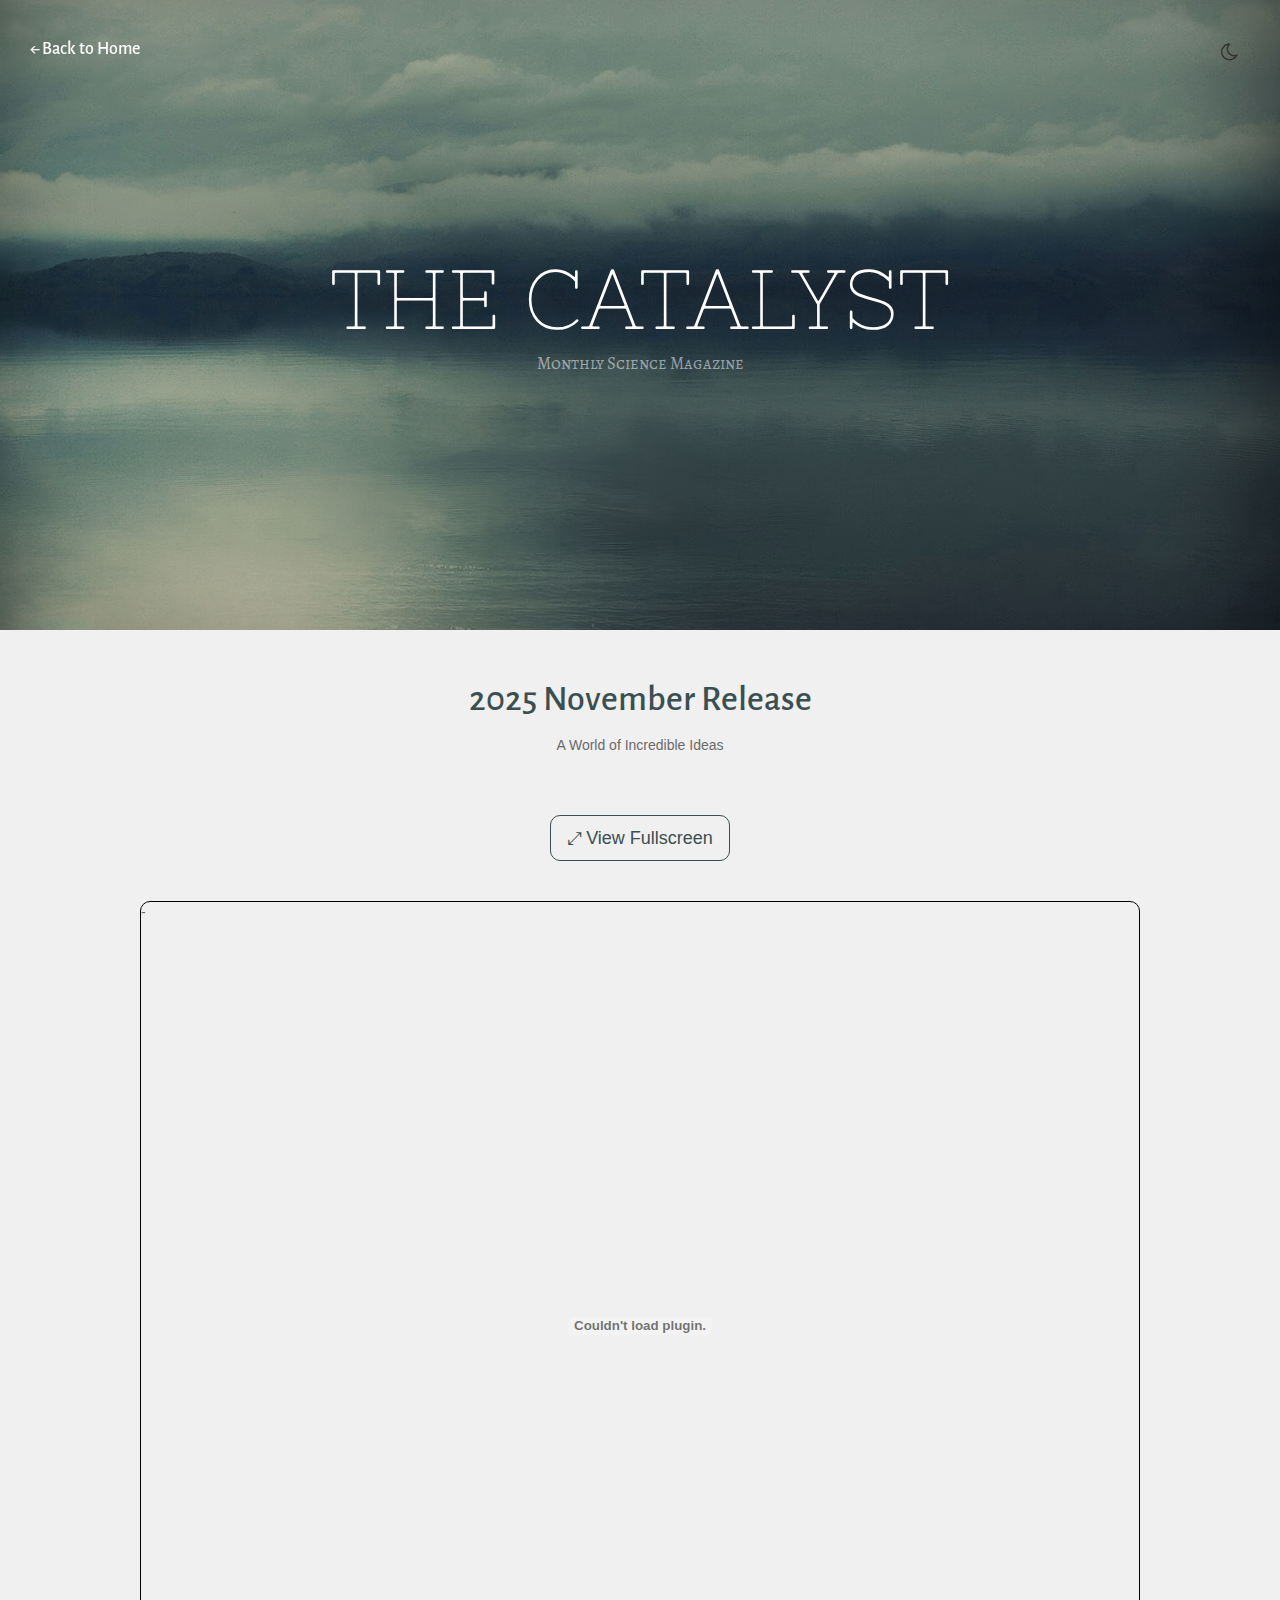
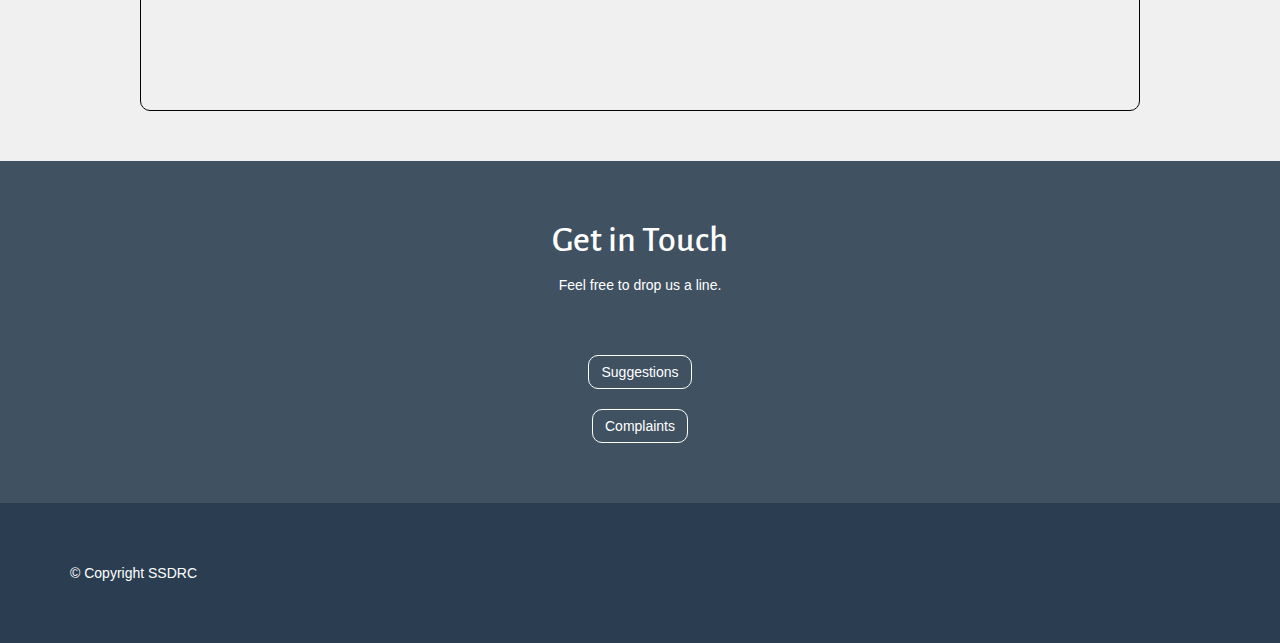
<file: Recent Releases/Earlier2.html>
<!DOCTYPE html>
<!--[if IE 7 ]><html class="ie ie7 lte9 lte8 lte7" lang="en-US"><![endif]-->
<!--[if IE 8]><html class="ie ie8 lte9 lte8" lang="en-US">	<![endif]-->
<!--[if IE 9]><html class="ie ie9 lte9" lang="en-US"><![endif]-->
<!--[if (gt IE 9)|!(IE)]><!-->
<html class="noIE" lang="en-US">
<!--<![endif]-->
	<head>
		<title>View Magazine</title>

		<!-- meta -->
		<meta http-equiv="X-UA-Compatible" content="IE=edge">
		<meta http-equiv="Content-Type" content="text/html; charset=UTF-8"/>
		<meta name="viewport" content="width=device-width, initial-scale = 1.0, maximum-scale=1.0, user-scalable=no"/>
		
		<!-- meta description -->
		<meta name="description" content="SSDRC - SCIENCE SOCIETY DHARMARAJA COLLEGE"/>
		
		<!-- favicon -->
		<link rel="icon" type="image/png" href="../assets/images/ssdrc-logo2.png"/>

		<!-- google fonts -->
		<link rel="stylesheet" href="https://fonts.googleapis.com/css?family=PT+Sans">
		<link rel="stylesheet" href="https://fonts.googleapis.com/css?family=Droid+Serif:regular,bold"/>
		<link rel="stylesheet" href="https://fonts.googleapis.com/css?family=Alegreya+Sans:regular,italic,bold,bolditalic"/>
		<link rel="stylesheet" href="https://fonts.googleapis.com/css?family=Nixie+One:regular,italic,bold,bolditalic"/>
		<link rel="stylesheet" href="https://fonts.googleapis.com/css?family=Alegreya+SC:regular,italic,bold,bolditalic"/>
		
		<!-- css -->
		<link rel="stylesheet" href="../assets/css/bootstrap.min.css">
		<link rel="stylesheet" href="../assets/css/font-awesome.min.css">
		<link rel="stylesheet" href="../assets/css/style.css" media="screen"/>
		<link rel="stylesheet" href="../assets/css/dark-mode.css"/>
		<link rel="stylesheet" href="../assets/css/pdf-viewer.css"/>

		<style>
			/* Zoom in and zoom out animation for header background */
			@keyframes zoomInOut {
				0% {
					background-size: 100%;
				}
				50% {
					background-size: 120%;
				}
				100% {
					background-size: 100%;
				}
			}

			@-webkit-keyframes zoomInOut {
				0% {
					-webkit-background-size: 100%;
				}
				50% {
					-webkit-background-size: 120%;
				}
				100% {
					-webkit-background-size: 100%;
				}
			}

			#header.header-wrapper2 {
				animation: zoomInOut 60s ease-in-out infinite;
				-webkit-animation: zoomInOut 60s ease-in-out infinite;
			}

			@media (max-width: 767px) {
				#header.header-wrapper2 {
				animation: none;
			}
			}

		</style>

		<!-- HTML5 shim and Respond.js IE8 support of HTML5 elements and media queries -->
		<!--[if lt IE 9]>
			<script src="assets/js/html5shiv.js"></script>
			<script src="assets/js/respond.js"></script>
		<![endif]-->

		<!--[if IE 8]>
	    	<script src="assets/js/selectivizr.js"></script>
	    <![endif]-->
	</head>
	
	<body>
		<!--drawer-menu-right-->
		<!--<div id="drawer-right">
			<div class="cross text-right">
				<a class="toggleDrawer" href="#"><i class="fa fa-times-circle fa-2x"></i></a>
			</div>
			<h2>Menu</h2><br>
			<nav>
				<a href="index.html"><h3><i class="fa fa-home"></i> &nbsp;Home</h3></a>
				<a href="#releases"><h3><i class="fa fa-tasks"></i> &nbsp;Releases</h3></a>
				<a href="#about"><h3><i class="fa fa-bookmark"></i> &nbsp;About</h3></a>
				<a href="#notices"><h3><i class="fa fa-envelope"></i> &nbsp;Notices</h3></a>
			</nav>
			<div class="social">
				<br><h2>Stay Connected</h2>
				<a href=""><h3><i class="fa fa-facebook-square"></i></h3></a>
				<a href=""><h3><i class="fa fa-instagram"></i></h3></a>
			</div>
		</div>-->


		<div id="wrapper">
			<!--header-section-->
			<div class="content-block header-wrapper2" id="header">
				<div class="header-wrapper-inner">
					<!--top-clear-bar-->
					<section class="top clearfix">
						<div class="pull-left">
							<h4 style="padding-top: 10px;"><a href="../index.html">← Back to Home</a></h4>
						</div>
						<div class="pull-right">
							<button class="dark-mode-toggle" title="Dark Mode"><i class="fa fa-moon-o"></i></button>
							<!--<a class="toggleDrawer" href="#"><i class="fa fa-bars fa-2x"></i></a>-->
						</div>
					</section>
					<!--middle-hero-cover-->
					<section class="center">
						<div class="slogan2">
							THE CATALYST
						</div>
						<div class="secondary-slogan2">
							Monthly Science Magazine
						</div>
					</section>
					<!--bottom-arrow-->
					<!--<section class="bottom">
						<a href="#releases">
							<img src="../assets/images/arrow_down.png">
						</a>
					</section>-->
				</div>
			</div>
			

			<div class="viewer-body">
			<div class="viewer-wrapper">
				<header class="block-heading cleafix text-center">
						<h1>2025 November Release</h1>
						<p>A World of Incredible Ideas</p>
				</header>

				<section class="block-body">
					<!--<button class="fullscreen-btn" onclick="toggleFullscreen()">
					⤢ Fullscreen
				</button>-->
					<center>
						<a class="btn btn-o btn-lg" onclick="toggleFullscreen()" style="border-radius: 10px;">⤢ View Fullscreen</a>
					</center><br><br>
		
					<div class="pdf-container" id="pdfContainer">
						<!-- Replace the src attribute with your PDF file path (use the preview URL from Drive) -->
		-                <embed class="pdf-viewer" 
		-                       type="application/pdf"
		-                       src="https://drive.google.com/file/d/176eaa2cNgBsZqLoT1i19XPa2D-WVntPS/preview">
		+                <iframe class="pdf-viewer"
		+                        src="https://drive.google.com/file/d/176eaa2cNgBsZqLoT1i19XPa2D-WVntPS/preview"
		+                        frameborder="0"
		+                        allowfullscreen>
		+                </iframe>
					</div>
				</section>
			</div>
			</div>

		

			<!--contact-section-->
			<div class="content-block" id="contact">
				<div class="container text-center">
					<header class="block-heading cleafix">
						<h1>Get in Touch</h1>
						<p>Feel free to drop us a line.</p>
					</header>
					<section class="block-body">
								<a href="https://forms.gle/oyWaqyRXzb5DAxdK8" class="btn btn-o-white" style="border-radius: 10px;">Suggestions</a><br><br>
								<a href="https://forms.gle/vwMVtbDZZuUWv2TL8" class="btn btn-o-white" style="border-radius: 10px;">Complaints</a>
					</section>
				</div>
			</div>

			<!--footer-section-->
			<div class="content-block" id="footer">
				<div class="container">
					<div class="row">
						<div class="col-xs-6">&copy; Copyright SSDRC</div>
					</div>
				</div>
			</div>


		</div><!--/#wrapper-->



		<script src="../assets/js/jquery-2.1.3.min.js"></script>
		<script src="../assets/js/jquery-migrate-1.2.1.min.js"></script>
		<script src="../assets/js/bootstrap.min.js"></script>
		<script src="../assets/js/jquery.actual.min.js"></script>
		<script src="../assets/js/jquery.scrollTo.min.js"></script>
		<script src="../assets/js/script.js"></script>
		<script src="../assets/js/dark-mode.js"></script>
		<script src="../assets/js/pdf-viewer.js"></script>

	</body>
</html>
</file>
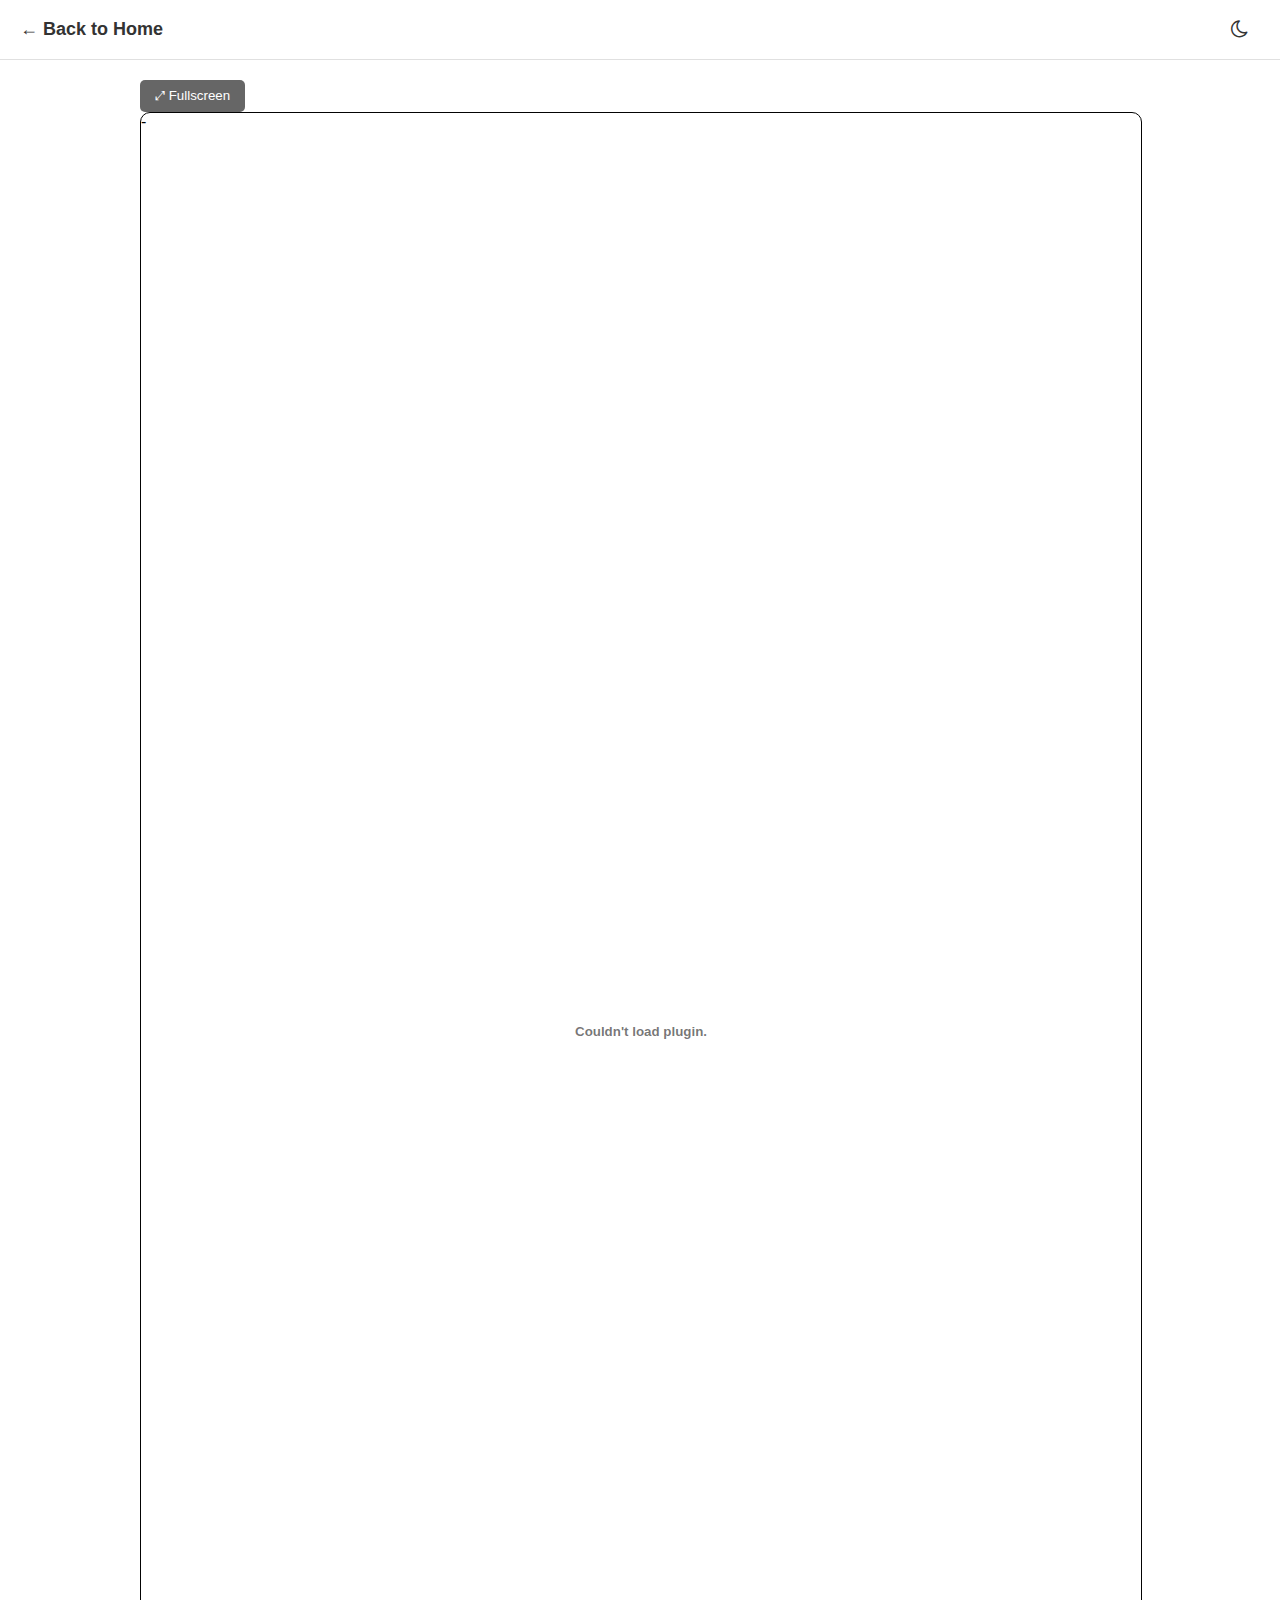
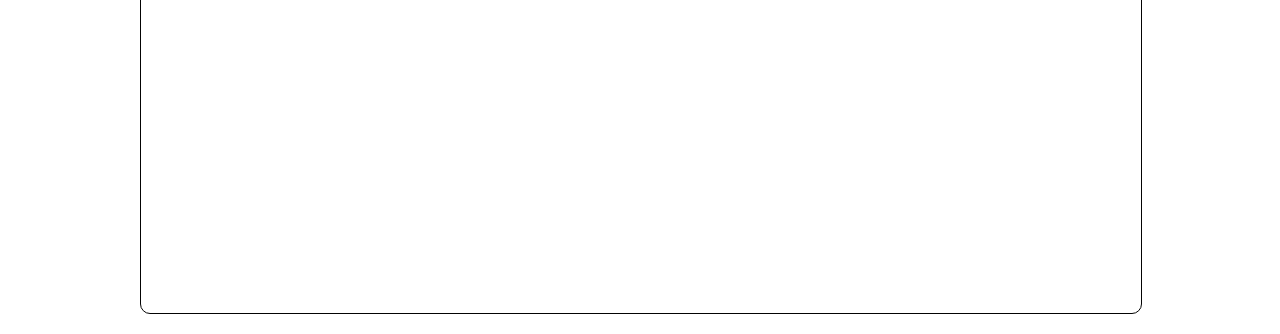
<file: Recent Releases/Newest.Html>
<!DOCTYPE html>
<html>
<head>
    <meta charset="UTF-8">
    <meta name="viewport" content="width=device-width, initial-scale=1.0">
    <title>Newest</title>

    <link rel="stylesheet" href="../assets/css/font-awesome.min.css">
    <link rel="stylesheet" href="../assets/css/dark-mode.css"/>

    <style>
    
        body {
            margin: 0;
            padding: 20px;
            display: flex;
            justify-content: center;
            align-items: center;
            min-height: 100vh;
            font-family: Arial, sans-serif;
        }
        .header-bar {
            position: fixed;
            top: 0;
            left: 0;
            right: 0;
            background: #ffffff;
            padding: 10px 20px;
            border-bottom: 1px solid #e0e0e0;
            display: flex;
            justify-content: space-between;
            align-items: center;
            z-index: 1001;
        }
        body.dark-mode .header-bar {
            background: #242424;
            border-bottom-color: #404040;
        }
        .header-bar a {
            color: #333;
            text-decoration: none;
            font-weight: bold;
        }
        body.dark-mode .header-bar a {
            color: #e0e0e0;
        }
        .header-bar h3 {
            margin: 0;
            font-size: 18px;
        }
        .viewer-wrapper {
            position: relative;
            width: 100%;
            max-width: 1000px;
            margin-top: 60px;
        }
        .pdf-container {
            width: 100%;
            height: 200vh;
            border: 1px solid #030303;
            border-radius: 10px;
            overflow: hidden;
        }
        .pdf-viewer {
            width: 100%;
            height: 100%;
            border: none;
            padding: auto;
        }
        .fullscreen-btn {
            position: relative;
            top: 0px;
            right: px;
            z-index: 1000;
            background: rgba(0, 0, 0, 0.6);
            color: white;
            border: none;
            padding: 8px 15px;
            border-radius: 5px;
            cursor: pointer;
            transition: background 0.3s;
        }
        .fullscreen-btn:hover {
            background: rgba(0, 0, 0, 0.8);
        }
        /* Fullscreen styles */
        .pdf-container.fullscreen {
            position: fixed;
            top: 0;
            left: 0;
            width: 100vw;
            height: 100vh;
            max-width: none;
            z-index: 9999;
            border-radius: 0;
            padding: 0;
            margin: 0;
        }
    </style>
</head>
<body>
    <div class="header-bar">
        <h3><a href="../index.html">← Back to Home</a></h3>
        <button class="dark-mode-toggle" title="Dark Mode"><i class="fa fa-moon-o"></i></button>
    </div>
    <div class="viewer-wrapper">
        <button class="fullscreen-btn" onclick="toggleFullscreen()">
            ⤢ Fullscreen
        </button>
    
            <div class="pdf-container" id="pdfContainer">
                <!-- Replace the src attribute with your PDF file path (use the preview URL from Drive) -->
-                <embed class="pdf-viewer" 
-                       type="application/pdf"
-                       src="https://drive.google.com/file/d/176eaa2cNgBsZqLoT1i19XPa2D-WVntPS/preview">
+                <iframe class="pdf-viewer"
+                        src="https://drive.google.com/file/d/176eaa2cNgBsZqLoT1i19XPa2D-WVntPS/preview"
+                        frameborder="0"
+                        allowfullscreen>
+                </iframe>
            </div>
 
    </div>

    <script>
        function toggleFullscreen() {
            const container = document.getElementById('pdfContainer');
            const button = document.querySelector('.fullscreen-btn');
            
            if (!document.fullscreenElement) {
                if (container.requestFullscreen) {
                    container.requestFullscreen();
                } else if (container.webkitRequestFullscreen) {
                    container.webkitRequestFullscreen();
                } else if (container.msRequestFullscreen) {
                    container.msRequestFullscreen();
                }
                button.innerHTML = '⤓ Exit Fullscreen';
                container.classList.add('fullscreen');
            } else {
                if (document.exitFullscreen) {
                    document.exitFullscreen();
                } else if (document.webkitExitFullscreen) {
                    document.webkitExitFullscreen();
                } else if (document.msExitFullscreen) {
                    document.msExitFullscreen();
                }
                button.innerHTML = '⤢ Fullscreen';
                container.classList.remove('fullscreen');
            }
        }

        // Listen for fullscreen change events
        document.addEventListener('fullscreenchange', function() {
            const button = document.querySelector('.fullscreen-btn');
            const container = document.getElementById('pdfContainer');
            
            if (!document.fullscreenElement) {
                button.innerHTML = '⤢ Fullscreen';
                container.classList.remove('fullscreen');
            }
        });
    </script>
    <script src="../assets/js/dark-mode.js"></script>
</body>

</html>
</file>
<file: assets/css/style.css>
/**
* Table of Contents:
*
* 01.0 - Global
* 02.0 - Header
* 03.0 - Drawer with menu
* 04.0 - Parallax styles
* 05.0 - Recent works
* 06.0 - Services
* 07.0 - Blog
* 08.0 - Testimonials
* 09.0 - Contact
* 10.0 - Footer
* 11.0 - Responsive styles
* -----------------------------------------------------------------------------
*/


/* ///////////////////////////////////////////////////////////////////// 
//  01 - Global 
/////////////////////////////////////////////////////////////////////*/

* {
    outline: none !important;
    box-sizing: border-box;
}

/* Performance optimizations */
img {
    max-width: 100%;
    height: auto;
    will-change: transform;
}

::selection {
	background-color: #475B6F;
	color: #fff;
}

html {
	-webkit-font-smoothing: antialiased;
	text-rendering: optimizeLegibility;
	-webkit-text-size-adjust: none;
	-ms-text-size-adjust: none;
	overflow-y: scroll;
}

body {
	color: #6a6a6a;	
	background: #f1f0f0;
}

p {margin: 0 0 20px 0;	}

img {max-width: 100%;}

a {
	text-decoration: none;
	outline: none;
}

a{	
	color: #ffffff;
	-o-transition: all .4s;
	-ms-transition: all .4s;
	-moz-transition: all .4s;
	-webkit-transition: all .4s;
	transition: all .4s;
}

a:hover {
	color: #ffffff;	
}


h1, h2, h3, h4, h5, h6{		
	margin: 0 0 15px 0;	
	color: #3A4F52;
	font-family: 'Alegreya Sans';
}

.btn{border-radius: 0;}
.btn-o {
    border: 1px solid #3A4F52;
    color: #3A4F52;
}
.btn-o:hover {
    background: #3A4F52;
    color: white;
}
.btn.btn-o-white {
    border: 1px solid white;
    color: white;
    background: transparent;
}
.btn.btn-o-white:hover {
    background: white;
    color: #6a6a6a;
}


/*////////////////////////////////////////////////////////////////////////
//  02 - Header
///////////////////////////////////////////////////////////////////////*/

#header {	
	position: relative;
	padding: auto !important;
}

#header.header-wrapper {
	background: url(../images/header-bg2.png) no-repeat center center;
	background-size: cover;
	display: table;
	height: 100vh;
	width: 100%;
	position: relative;
	z-index: 1;
	overflow-x: hidden;
	padding: auto; 
}

#header.header-wrapper2 {
	background: url(../images/header-bg2.png) no-repeat center center;
	background-size: cover;
	display: table;
	height: 70vh;
	width: 100%;
	position: relative;
	z-index: 1;
	overflow-x: hidden;
	padding: auto; 
}

@media screen and (max-width: 767px) and (orientation: landscape) {
    #header.header-wrapper {
		height: auto;
		min-height: 100vh;
		padding: 0px; 
	} 

	#header.header-wrapper2 {
		height: auto;
		min-height: 70vh;
		padding: 0px; 
	}
}

#header.header-wrapper .header-wrapper-inner, #header.header-wrapper2 .header-wrapper-inner {
    display: table-cell;
    text-align: center;
    vertical-align: middle; 
}

#header .top {
	position:fixed;
	top:0;
	width: 100%;
	padding: 30px;
	height: auto;
	z-index: 500;
	-o-transition: all .5s;
	-ms-transition: all .5s;
	-moz-transition: all .5s;
	-webkit-transition: all .5s;	
	transition: all .5s;		
}

#header .top.solid {
    background: #475B6F;
    padding-top: 15px;
    padding-bottom: 15px;
}

#header .top h1{
	margin-bottom: 0;
}

/*#header .top.solid .toggleDrawer i {
    padding-top: 8px;
}*/

#header .logo, #header .toggleDrawer{
	font-family: 'Alegreya SC';
	color: white;
}

#header .slogan{
	font-size: 8em;
	margin-bottom: 15px;
	line-height: 1em;
	font-family: 'Nixie One';
	color: white;
}

#header .secondary-slogan{
	font-size: 1.6em;
	color: rgba(255,255,255,.5);
	line-height: 1em;
	font-family: 'Alegreya SC';
}

#header .slogan2{
	font-size: 6em;
	margin-bottom: 15px;
	line-height: 1em;
	font-family: 'Nixie One';
	color: white;
}

#header .secondary-slogan2{
	font-size: 1.2em;
	color: rgba(255,255,255,.5);
	line-height: 1em;
	font-family: 'Alegreya SC';
}

#header .bottom {
    bottom: 10%;
	display: block;
	position: absolute;
	width: 100%;
	z-index: 3;
}

#header .bottom a img {
    width: 50px;
}
#header .bottom a {
    opacity: 0.7;
}
#header .bottom a:hover {
    opacity: 1;
}

/*////////////////////////////////////////////////////////////////////////
//  03 - Drawer with menu
///////////////////////////////////////////////////////////////////////*/

#drawer-right {
    position: fixed;
    right: 0;
    top: 0;
    bottom: 0;
    margin-right: -300px;
    background: #2B3E51;
    width: 300px;
    padding: 20px;
    z-index: 999;
}

#drawer-right h1, #drawer-right h2, #drawer-right h3{color: white;}

#drawer-right .nav-pills>li>a {
	font-size: 18px;
	border-radius: 0;
}

#drawer-right .social {
    margin-top: 30px;
    text-align: center;
}

#drawer-right .social h2 {
    margin-bottom: 8px;
    color: white;
}

#drawer-right .social a {
    display: inline-block;
    margin-right: 12px;
    vertical-align: middle;
    color: #fff;
    transition: transform 0.2s ease, color 0.2s ease;
}

#drawer-right .social a:hover {
    color: #00a8ff;
    transform: scale(1.1);
}

#drawer-right .social i.fa {
    font-size: 28px;
    line-height: 1;
}
#drawer-right .social ul {
    list-style: none;
    padding-left: 200px;
}
#drawer-right .social ul > li {
    display: inline-block;
}
#drawer-right .social ul > li > a:hover{
	color: white;
}



/*////////////////////////////////////////////////////////////////////////
//  04 - Parallax styles
///////////////////////////////////////////////////////////////////////*/

.content-block{
	background:transparent no-repeat center center fixed;
	-webkit-background-size:100%;
	-moz-background-size:100%;
	-o-background-size:100%;
	background-size:100%;
	background-size:cover;
	-webkit-background-size:cover;
	-moz-background-size:cover;
	-o-background-size:cover;
	overflow:hidden;
	padding: 60px 0;
}
.parallax{
	padding: 80px 0;
}

.block-body {
	margin-top: 60px;
}

#services {
	background-image: url(../images/traffic.jpg);
	color: white;
}
#parallax {
	background-image: url(../images/blue_mac2.jpg);
	color: white;
}
#contact {
	background-image: url(../images/newsletter-bg.png);
	color: white;
	background-color: #405162;
}
#parallax h1{
	margin-bottom: 60px;
	color: white;
}




/*////////////////////////////////////////////////////////////////////////
//  05 - Recent works
///////////////////////////////////////////////////////////////////////*/

.recent-work {
    width: 100%;
    padding-bottom: 27%;
    background: #C3C9CC;
    display: table;
    text-align: center;
    vertical-align: middle;
    padding-top: 27%;
    background-size: 100%;
    background-repeat: no-repeat;
    background-position: center;
    position: relative;
    margin-bottom: 30px;
	border-radius: 10px;
}

.recent-work span{
	margin-top: -18px;
	opacity: 0;
	position: relative;
	z-index: 1;
	border-radius: 10px;
}
.recent-work:before {
    background: rgba(2, 56, 58, 0.7);
    height: 100%;
    width: 100%;
    position: absolute;
    left: 0;
    top: 0;
    content: '';
    opacity: 0;
    -o-transition: all .2s;
	-ms-transition: all .2s;
	-moz-transition: all .2s;
	-webkit-transition: all .2s;
	transition: all .2s;
	border-radius: 10px;
}
.recent-work:hover {
    background-size: 150%;
    background-position: center;
	border-radius: 10px;
}
.recent-work:hover:before, .recent-work:hover span {
    opacity: 1;
	border-radius: 10px;
}





/*////////////////////////////////////////////////////////////////////////
//  06 - Services
///////////////////////////////////////////////////////////////////////*/

#services h1, #services h2{
	color: white;
}
.service i {
    font-size: 60px;
}
.service {
    padding: 0 25px;
}




/*////////////////////////////////////////////////////////////////////////
//  07 - Blog
///////////////////////////////////////////////////////////////////////*/


#blog .blog-post img {
    margin-bottom: 20px;
}
#blog .date {
    margin-bottom: 15px;
    font-style: italic;
}


/*////////////////////////////////////////////////////////////////////////
//  08 - Testimonials
///////////////////////////////////////////////////////////////////////*/


#testimonials{
	text-align: center;
}
#testimonials .testimonial > img {
    border-radius: 100%;
    margin-bottom: 15px;
}
#testimonials .testimonial {
	padding: 25px;
}


/*////////////////////////////////////////////////////////////////////////
//  09 - Contact
///////////////////////////////////////////////////////////////////////*/


#contact{
	color: white;
	
}
#contact h1{color: white}

.form-control-white {
    background: transparent;
    color: white;
}

.form-control-white::-webkit-input-placeholder { /* WebKit browsers */
    color:    white;
}
.form-control-white:-moz-placeholder { /* Mozilla Firefox 4 to 18 */
    color:    white;
    opacity:  1;
}
.form-control-white::-moz-placeholder { /* Mozilla Firefox 19+ */
    color:    white;
    opacity:  1;
}
.form-control-white:-ms-input-placeholder { /* Internet Explorer 10+ */
    color:    white;
}


/*////////////////////////////////////////////////////////////////////////
//  10 - Footer
///////////////////////////////////////////////////////////////////////*/


#footer{ background: #2B3E51; color: white;}



/*////////////////////////////////////////////////////////////////////////
//  11 - Responsive styles
///////////////////////////////////////////////////////////////////////*/


@media (max-width: 767px){
	#header .top {
 		padding: 15px;
	}

	#header .logo, #header .toggleDrawer {
		font-size: 0.8em;
	}

	#header .slogan {
		font-size: 5em; 
	} 

	#header .secondary-slogan {
		font-size: 1.2em;
	}

	#header .slogan2 {
		font-size: 3.5em; 
	} 

	#header .secondary-slogan2 {
		font-size: 1em;
	}

	#header .bottom {
		bottom: 13%;
	}

	.blog-post {
		margin-bottom: 40px;
	}

	.recent-work {
		background-position: center;
	}

	.recent-work:before {
		opacity: 0;
	}

	.recent-work span {
		opacity: 0;
	}
}

@media (max-width: 480px) {
	#drawer-right {
		padding: 10px 20px;
	}

	#drawer-right .nav-pills>li>a {
		font-size: 17px;
	}

	.nav-stacked>li+li {
		margin-top: 0;
	}

	.nav>li>a {
		padding: 8px 15px;
	}

	#drawer-right .social {
		margin-top: 5px;
	}

	#header {
		background-size: cover;
	}
}
</file>
<file: assets/css/dark-mode.css>
/* Dark Mode Styles */
body.dark-mode {
    background-color: #1a1a1a;
    color: #e0e0e0;
}

body.dark-mode .content-block {
    background-color: #242424;
    color: #e0e0e0;
}

body.dark-mode .header-wrapper {
    background-color: #1a1a1a;
    border-bottom: 1px solid #404040;
}

body.dark-mode .header-wrapper a {
    color: #e0e0e0 !important;
}

body.dark-mode h1, body.dark-mode h2, body.dark-mode h3 {
    color: #e0e0e0;
}

body.dark-mode p {
    color: #b0b0b0;
}

body.dark-mode .block-heading {
    color: #e0e0e0;
}

body.dark-mode .block-heading p {
    color: #b0b0b0;
}

body.dark-mode .btn {
    background-color: #404040;
    color: #e0e0e0;
    border-color: #505050;
}

body.dark-mode .btn:hover {
    background-color: #505050;
    border-color: #606060;
}

body.dark-mode .btn-o,
body.dark-mode .btn-o-white {
    background-color: transparent;
    color: #e0e0e0;
    border: 2px solid #e0e0e0;
}

body.dark-mode .btn-o:hover,
body.dark-mode .btn-o-white:hover {
    background-color: #e0e0e0;
    color: #1a1a1a;
}

body.dark-mode .recent-caption {
    background-color: #242424;
    color: #e0e0e0;
}

body.dark-mode .contributor-card {
    background-color: #242424;
    color: #e0e0e0;
}

body.dark-mode .contributor-name {
    color: #e0e0e0;
}

body.dark-mode .contributor-role {
    color: #b0b0b0;
}

body.dark-mode #drawer-right {
    background-color: #242424;
    color: #e0e0e0;
}

body.dark-mode #drawer-right h2,
body.dark-mode #drawer-right h3 {
    color: #e0e0e0;
}

body.dark-mode #drawer-right a {
    color: #e0e0e0;
}

/*/////////////////////////////////////////////*/

body.dark-mode #header .top.solid {
    background: #27323d;
}

body.dark-mode #contact {
    background-color: #27323d;
}

/*/////////////////////////////////////////////*/

body.dark-mode .slogan {
    color: #e0e0e0;
}

body.dark-mode .secondary-slogan {
    color: #b0b0b0;
}

body.dark-mode #footer {
    background-color: #1a1a1a;
    border-top: 1px solid #404040;
    color: #b0b0b0;
}

body.dark-mode input,
body.dark-mode textarea {
    background-color: #333333;
    color: #e0e0e0;
    border-color: #505050;
}

body.dark-mode input::placeholder,
body.dark-mode textarea::placeholder {
    color: #808080;
}

/* Dark Mode Toggle Button */
.dark-mode-toggle {
    cursor: pointer;
    font-size: 20px;
    padding: 8px 12px;
    border: none;
    background: none;
    color: #333;
    transition: color 0.3s ease;
}

.dark-mode-toggle:hover {
    color: #555;
}

body.dark-mode .dark-mode-toggle {
    color: #e0e0e0;
}

body.dark-mode .dark-mode-toggle:hover {
    color: #ffffff;
}
</file>
<file: assets/css/pdf-viewer.css>
.viewer-body {
	margin: 0;
	padding: 50px;
	display: flex;
	justify-content: center;
	align-items: center;
	min-height: 100vh;
	font-family: Arial, sans-serif;
}

.viewer-wrapper {
	position: relative;
	width: 100%;
	max-width: 1000px;
	/*margin-top: 60px;*/
}

.pdf-container {
	width: 100%;
	height: 90vh;
	border: 1px solid #030303;
	border-radius: 10px;
	overflow: hidden;
}

.pdf-viewer {
	width: 100%;
	height: 100%;
	border: none;
	padding: auto;
}
.fullscreen-btn {
	position: relative;
	top: 0px;
	right: px;
	z-index: 1000;
	background: rgba(0, 0, 0, 0.6);
	color: white;
	border: none;
	padding: 8px 15px;
	border-radius: 5px;
	cursor: pointer;
	transition: background 0.3s;
}
.fullscreen-btn:hover {
	background: rgba(0, 0, 0, 0.8);
}
/* Fullscreen styles */
.pdf-container.fullscreen {
	position: fixed;
	top: 0;
	left: 0;
	width: 100vw;
	height: 100vh;
	max-width: none;
	z-index: 9999;
	border-radius: 0;
	padding: 0;
	margin: 0;
}
</file>
